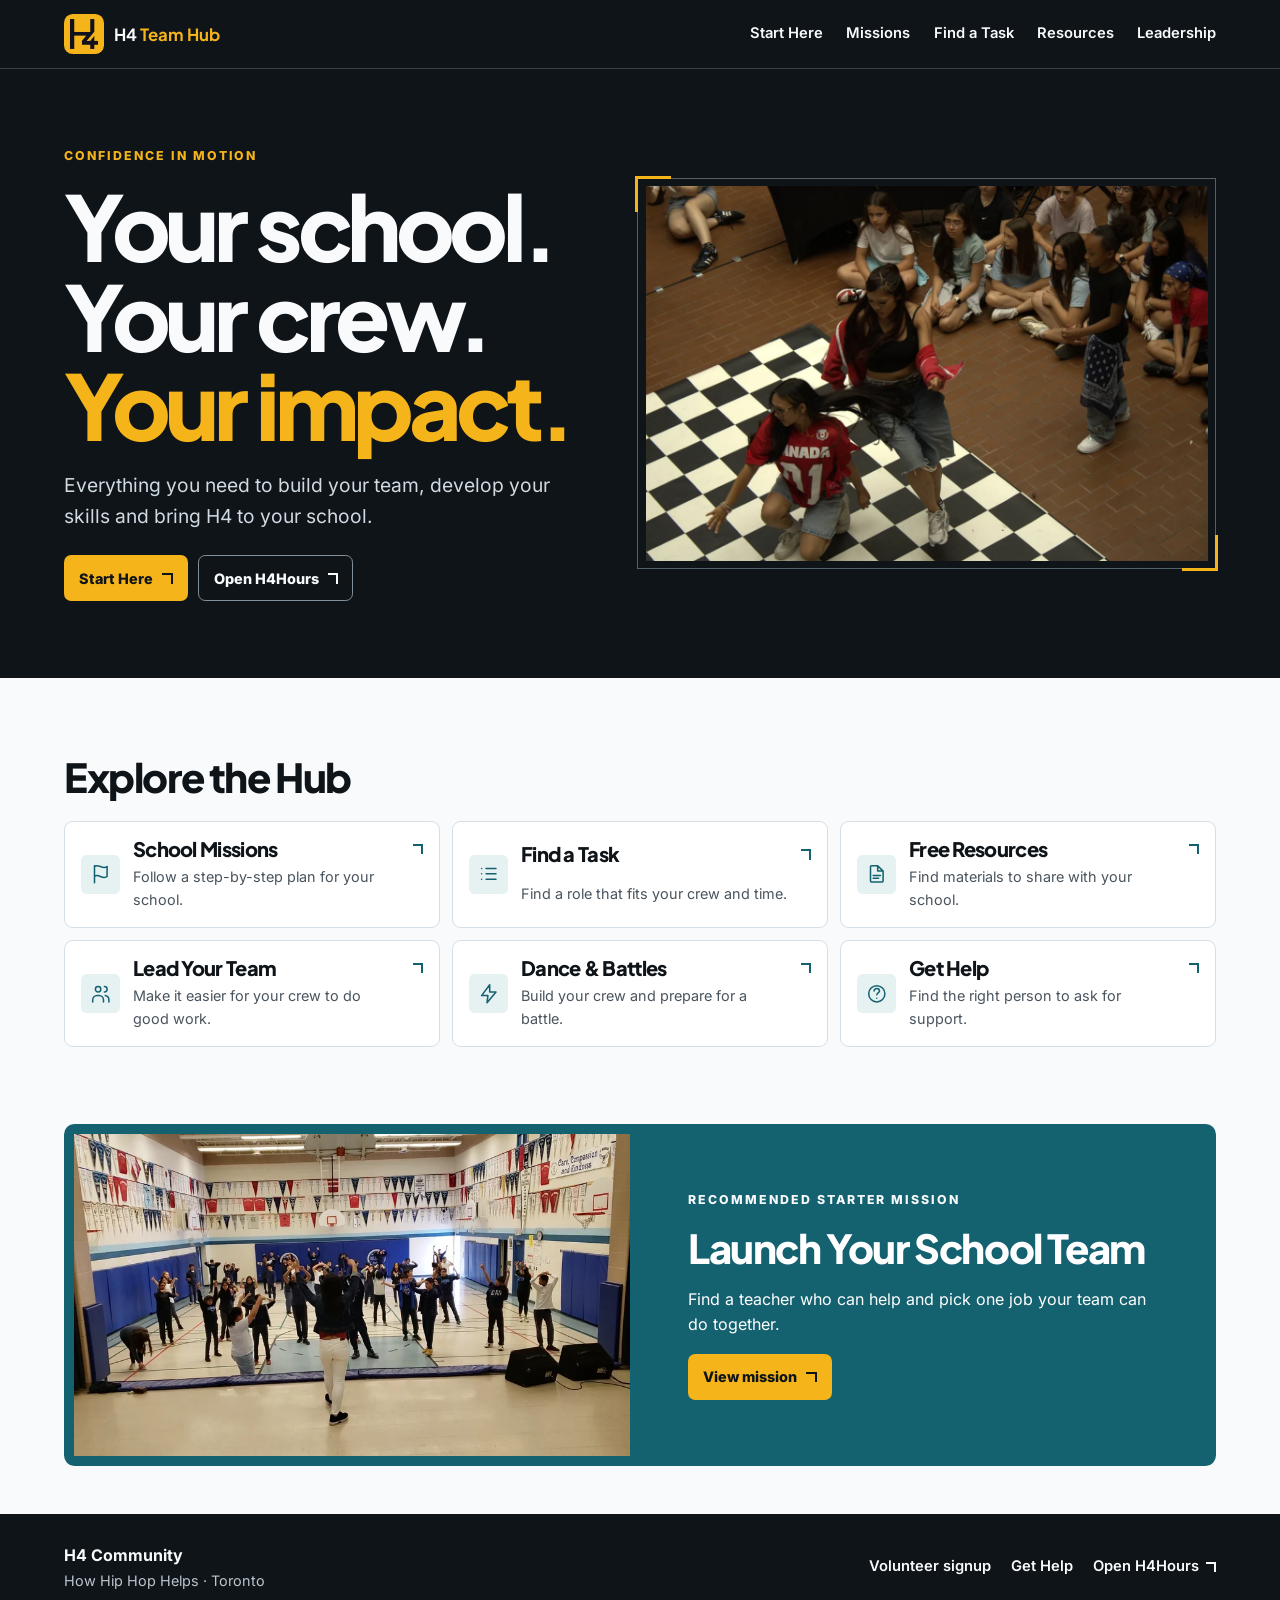
<file: h4team/index.html>
<!doctype html>
<html lang="en">
<head>
  <meta charset="utf-8">
  <meta name="viewport" content="width=device-width, initial-scale=1">
  <meta name="description" content="Everything you need to build your team, develop your skills and bring H4 to your school.">
  <title>Your school. Your crew. Your impact. | H4 Team Hub</title>
  <link rel="icon" href="/favicon.ico">
  <link rel="stylesheet" href="/h4team/assets/hub.css">
  <script type="module" src="/h4team/assets/hub.js"></script>
</head>
<body data-page="home">
  <a class="skip" href="#main">Skip to content</a>
  <header class="site-header">
    <div class="wrap header-inner">
      <a class="brand" href="/h4team/" aria-label="H4 Team Hub home">
        <img src="/h4team/assets/logo.webp" alt="" width="40" height="40">
        <span>H4 <strong>Team Hub</strong></span>
      </a>
      <nav class="desktop-nav" aria-label="Main navigation"><a href="/h4team/start/">Start Here</a>
<a href="/h4team/missions/">Missions</a>
<a href="/h4team/tasks/">Find a Task</a>
<a href="/h4team/resources/">Resources</a>
<a href="/h4team/lead/">Leadership</a></nav>
      <details class="mobile-nav">
        <summary>Menu <span class="icon-menu" aria-hidden="true"></span></summary>
        <nav aria-label="Mobile navigation"><a href="/h4team/start/">Start Here</a>
<a href="/h4team/missions/">Missions</a>
<a href="/h4team/tasks/">Find a Task</a>
<a href="/h4team/resources/">Resources</a>
<a href="/h4team/lead/">Leadership</a></nav>
      </details>
    </div>
  </header>
  <main id="main">

    <section class="home-hero">
      <div class="wrap hero-grid">
        <div class="hero-copy">
          <p class="eyebrow">Confidence in motion</p>
          <h1>Your school.<br>Your crew.<br><em>Your impact.</em></h1>
          <p>Everything you need to build your team, develop your skills and bring H4 to your school.</p>
          <div class="actions"><a class="button" href="start/">Start Here <span class="icon-arrow" aria-hidden="true"></span></a> <a class="button button-outline" href="https://h4hours.org/">Open H4Hours <span class="icon-arrow" aria-hidden="true"></span></a></div>
        </div>
        <figure class="hero-photo">
          <img src="assets/3-peat-hero.webp" alt="Two dancers performing on a checkerboard floor as students watch" width="1200" height="800" fetchpriority="high">
        </figure>
      </div>
    </section>


    <section class="section wrap" aria-labelledby="explore">
      <h2 id="explore">Explore the Hub</h2>
      <div class="destinations"><a class="destination" href="missions/"><span class="tile-icon"><svg viewBox="0 0 24 24" fill="none" stroke="currentColor" stroke-width="1.7" stroke-linecap="round" stroke-linejoin="round" aria-hidden="true"><path d="M5 22V3m0 1c4-4 9 4 14 0v11c-5 4-10-4-14 0"/></svg></span><h3>School Missions</h3><p>Follow a step-by-step plan for your school.</p><span class="icon-arrow" aria-hidden="true"></span></a>
<a class="destination" href="tasks/"><span class="tile-icon"><svg viewBox="0 0 24 24" fill="none" stroke="currentColor" stroke-width="1.7" stroke-linecap="round" stroke-linejoin="round" aria-hidden="true"><path d="M9 6h11M9 12h11M9 18h11M4 6h.01M4 12h.01M4 18h.01"/></svg></span><h3>Find a Task</h3><p>Find a role that fits your crew and time.</p><span class="icon-arrow" aria-hidden="true"></span></a>
<a class="destination" href="resources/"><span class="tile-icon"><svg viewBox="0 0 24 24" fill="none" stroke="currentColor" stroke-width="1.7" stroke-linecap="round" stroke-linejoin="round" aria-hidden="true"><path d="M13 3H6a1 1 0 0 0-1 1v16a1 1 0 0 0 1 1h12a1 1 0 0 0 1-1V9Zm0 0v6h6M8 14h8M8 17h6"/></svg></span><h3>Free Resources</h3><p>Find materials to share with your school.</p><span class="icon-arrow" aria-hidden="true"></span></a>
<a class="destination" href="lead/"><span class="tile-icon"><svg viewBox="0 0 24 24" fill="none" stroke="currentColor" stroke-width="1.7" stroke-linecap="round" stroke-linejoin="round" aria-hidden="true"><circle cx="9" cy="7" r="3"/><path d="M3 21v-2a5 5 0 0 1 5-5h2a5 5 0 0 1 5 5v2M16 4a3 3 0 0 1 0 6m1 4a5 5 0 0 1 4 5v2"/></svg></span><h3>Lead Your Team</h3><p>Make it easier for your crew to do good work.</p><span class="icon-arrow" aria-hidden="true"></span></a>
<a class="destination" href="guides/#build-a-school-dance-crew"><span class="tile-icon"><svg viewBox="0 0 24 24" fill="none" stroke="currentColor" stroke-width="1.7" stroke-linecap="round" stroke-linejoin="round" aria-hidden="true"><path d="m13 2-9 12h7l-1 8 10-12h-7z"/></svg></span><h3>Dance &amp; Battles</h3><p>Build your crew and prepare for a battle.</p><span class="icon-arrow" aria-hidden="true"></span></a>
<a class="destination" href="help/"><span class="tile-icon"><svg viewBox="0 0 24 24" fill="none" stroke="currentColor" stroke-width="1.7" stroke-linecap="round" stroke-linejoin="round" aria-hidden="true"><circle cx="12" cy="12" r="9"/><path d="M9 9a3 3 0 0 1 6 0c0 2-3 2-3 4m0 4h.01"/></svg></span><h3>Get Help</h3><p>Find the right person to ask for support.</p><span class="icon-arrow" aria-hidden="true"></span></a></div>
    </section>
    <section class="wrap section starter">
      <div class="starter-photo"><img src="assets/workshop.webp" alt="H4 workshop participants practising together" width="900" height="521" loading="lazy"></div>
      <div class="starter-copy">
        <p class="eyebrow">Recommended starter mission</p>
        <h2>Launch Your School Team</h2>
        <p>Find a teacher who can help and pick one job your team can do together.</p>
        <a class="button" href="missions/#launch-your-school-team">View mission <span class="icon-arrow" aria-hidden="true"></span></a>
      </div>
    </section>

  </main>
  <footer class="site-footer">
    <div class="wrap footer-inner">
      <div><strong>H4 Community</strong><p>How Hip Hop Helps · Toronto</p></div>
      <nav aria-label="Footer navigation">
        <a href="/">Volunteer signup</a>
        <a href="/h4team/help/">Get Help</a>
        <a href="https://h4hours.org/">Open H4Hours <span class="icon-arrow" aria-hidden="true"></span></a>
      </nav>
    </div>
  </footer>
</body>
</html>
</file>
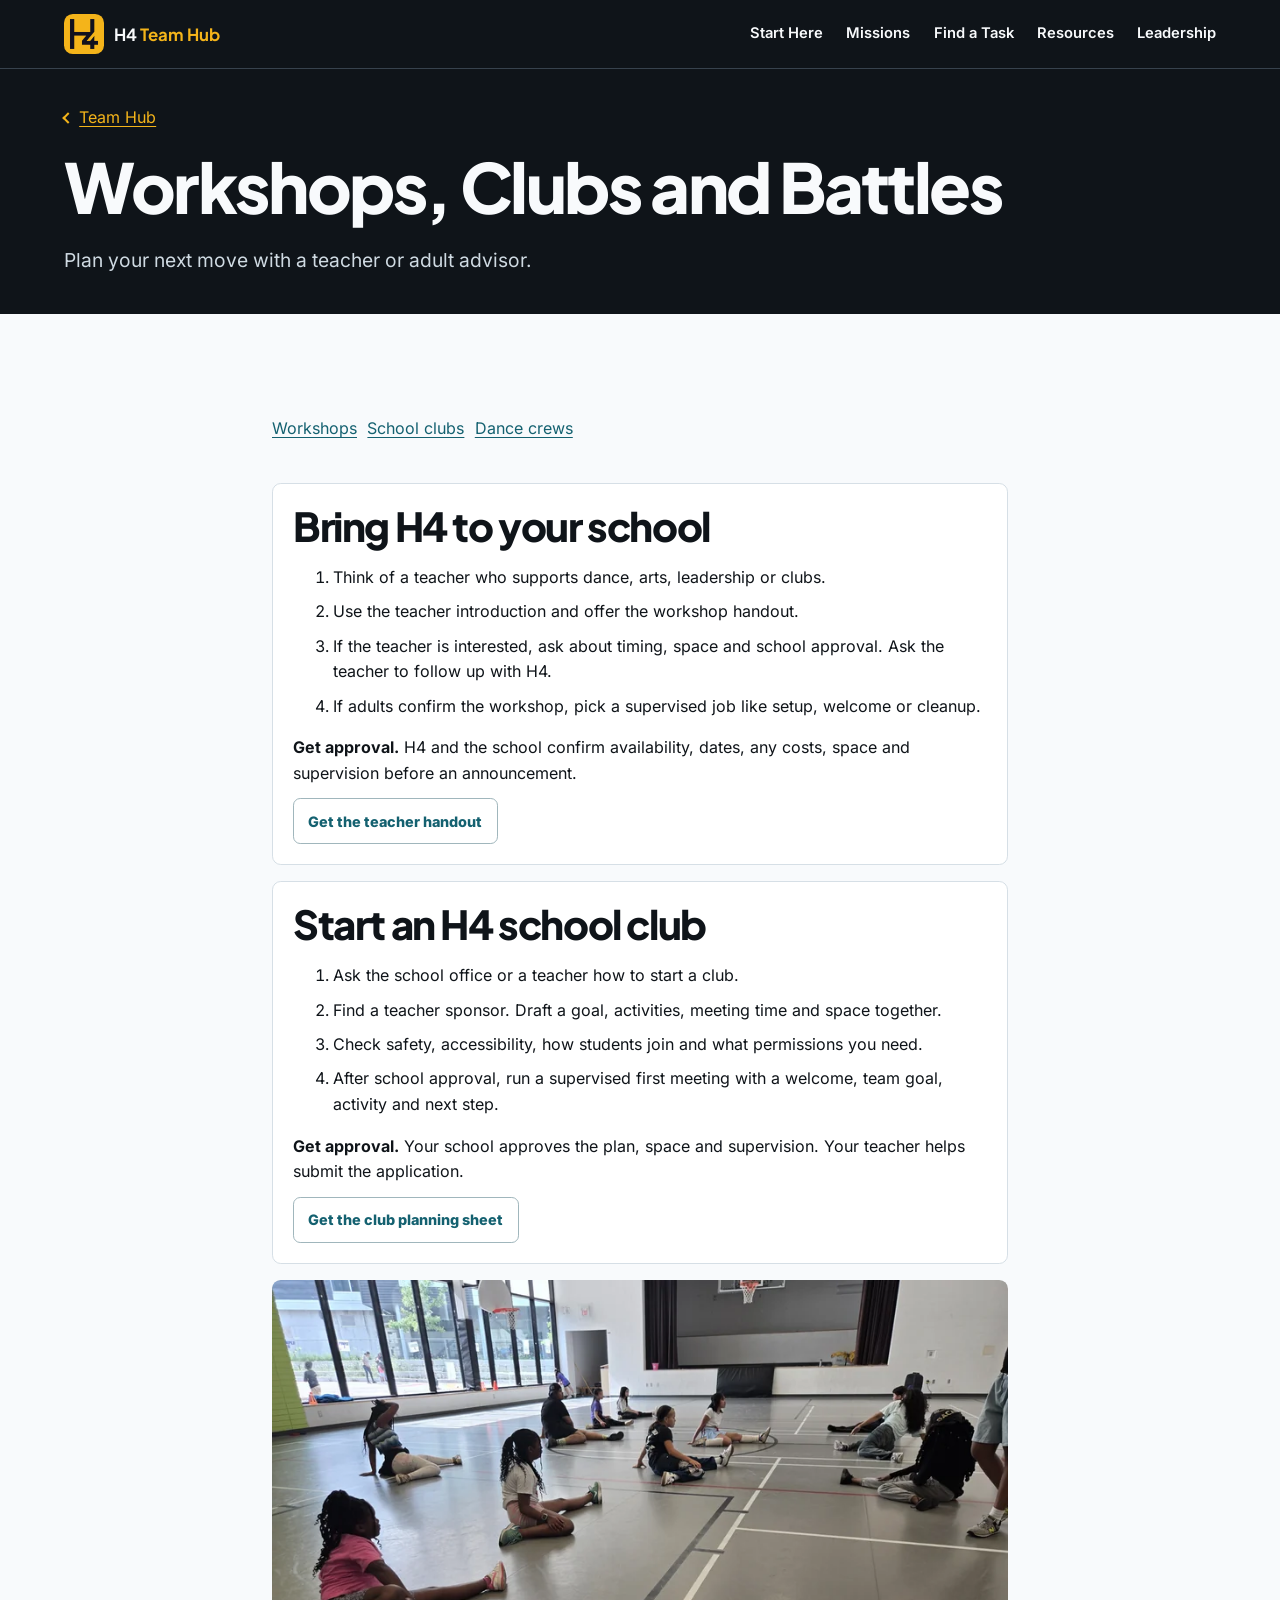
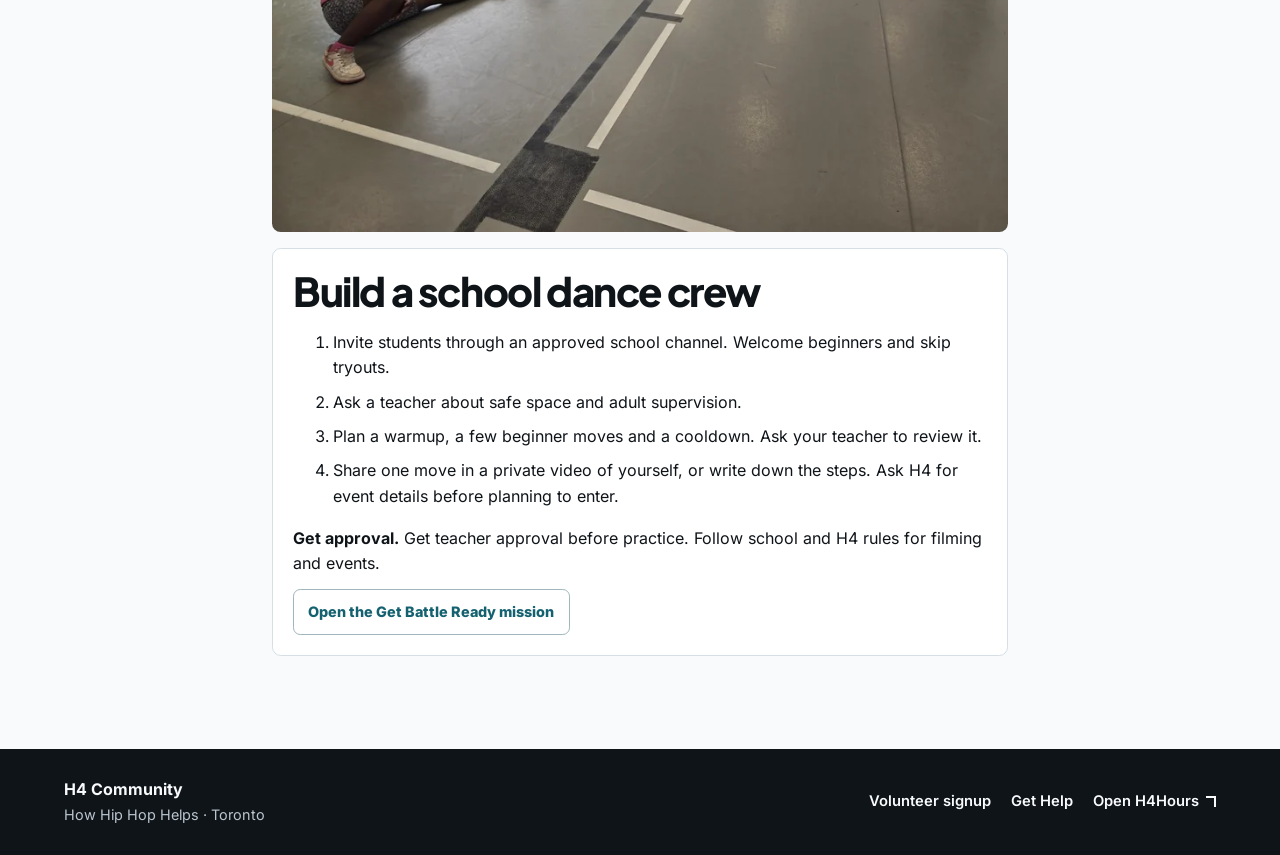
<file: h4team/guides/index.html>
<!doctype html>
<html lang="en">
<head>
  <meta charset="utf-8">
  <meta name="viewport" content="width=device-width, initial-scale=1">
  <meta name="description" content="Plan your next move with a teacher or adult advisor.">
  <title>Workshops, Clubs and Battles | H4 Team Hub</title>
  <link rel="icon" href="/favicon.ico">
  <link rel="stylesheet" href="/h4team/assets/hub.css">
  <script type="module" src="/h4team/assets/hub.js"></script>
</head>
<body data-page="guides">
  <a class="skip" href="#main">Skip to content</a>
  <header class="site-header">
    <div class="wrap header-inner">
      <a class="brand" href="/h4team/" aria-label="H4 Team Hub home">
        <img src="/h4team/assets/logo.webp" alt="" width="40" height="40">
        <span>H4 <strong>Team Hub</strong></span>
      </a>
      <nav class="desktop-nav" aria-label="Main navigation"><a href="/h4team/start/">Start Here</a>
<a href="/h4team/missions/">Missions</a>
<a href="/h4team/tasks/">Find a Task</a>
<a href="/h4team/resources/">Resources</a>
<a href="/h4team/lead/">Leadership</a></nav>
      <details class="mobile-nav">
        <summary>Menu <span class="icon-menu" aria-hidden="true"></span></summary>
        <nav aria-label="Mobile navigation"><a href="/h4team/start/">Start Here</a>
<a href="/h4team/missions/">Missions</a>
<a href="/h4team/tasks/">Find a Task</a>
<a href="/h4team/resources/">Resources</a>
<a href="/h4team/lead/">Leadership</a></nav>
      </details>
    </div>
  </header>
  <main id="main">
    <section class="page-head"><div class="wrap"><a class="return" href="/h4team/">Team Hub</a><h1>Workshops, Clubs and Battles</h1><p>Plan your next move with a teacher or adult advisor.</p></div></section>

    <div class="wrap section narrow stack">
      <nav class="route-links" aria-label="Jump to a guide">
        <a href="#bring-an-h4-workshop">Workshops</a>
        <a href="#start-an-h4-school-club">School clubs</a>
        <a href="#build-a-school-dance-crew">Dance crews</a>
      </nav>
      <article class="guide panel" id="bring-an-h4-workshop"><h2>Bring H4 to your school</h2><ol><li>Think of a teacher who supports dance, arts, leadership or clubs.</li><li>Use the teacher introduction and offer the workshop handout.</li><li>If the teacher is interested, ask about timing, space and school approval. Ask the teacher to follow up with H4.</li><li>If adults confirm the workshop, pick a supervised job like setup, welcome or cleanup.</li></ol><p><strong>Get approval.</strong> H4 and the school confirm availability, dates, any costs, space and supervision before an announcement.</p><a class="button button-quiet" href="../resources/#teacher-workshop">Get the teacher handout</a></article>
      <article class="guide panel" id="start-an-h4-school-club"><h2>Start an H4 school club</h2><ol><li>Ask the school office or a teacher how to start a club.</li><li>Find a teacher sponsor. Draft a goal, activities, meeting time and space together.</li><li>Check safety, accessibility, how students join and what permissions you need.</li><li>After school approval, run a supervised first meeting with a welcome, team goal, activity and next step.</li></ol><p><strong>Get approval.</strong> Your school approves the plan, space and supervision. Your teacher helps submit the application.</p><a class="button button-quiet" href="../resources/#club-plan">Get the club planning sheet</a></article>
      <figure class="guide-photo"><img src="../assets/footwork.webp" alt="H4 participants practising in a dance studio" width="840" height="630" loading="lazy"></figure>
      <article class="guide panel" id="build-a-school-dance-crew"><h2>Build a school dance crew</h2><ol><li>Invite students through an approved school channel. Welcome beginners and skip tryouts.</li><li>Ask a teacher about safe space and adult supervision.</li><li>Plan a warmup, a few beginner moves and a cooldown. Ask your teacher to review it.</li><li>Share one move in a private video of yourself, or write down the steps. Ask H4 for event details before planning to enter.</li></ol><p><strong>Get approval.</strong> Get teacher approval before practice. Follow school and H4 rules for filming and events.</p><a class="button button-quiet" href="../missions/#get-battle-ready">Open the Get Battle Ready mission</a></article>
    </div>
  </main>
  <footer class="site-footer">
    <div class="wrap footer-inner">
      <div><strong>H4 Community</strong><p>How Hip Hop Helps · Toronto</p></div>
      <nav aria-label="Footer navigation">
        <a href="/">Volunteer signup</a>
        <a href="/h4team/help/">Get Help</a>
        <a href="https://h4hours.org/">Open H4Hours <span class="icon-arrow" aria-hidden="true"></span></a>
      </nav>
    </div>
  </footer>
</body>
</html>
</file>
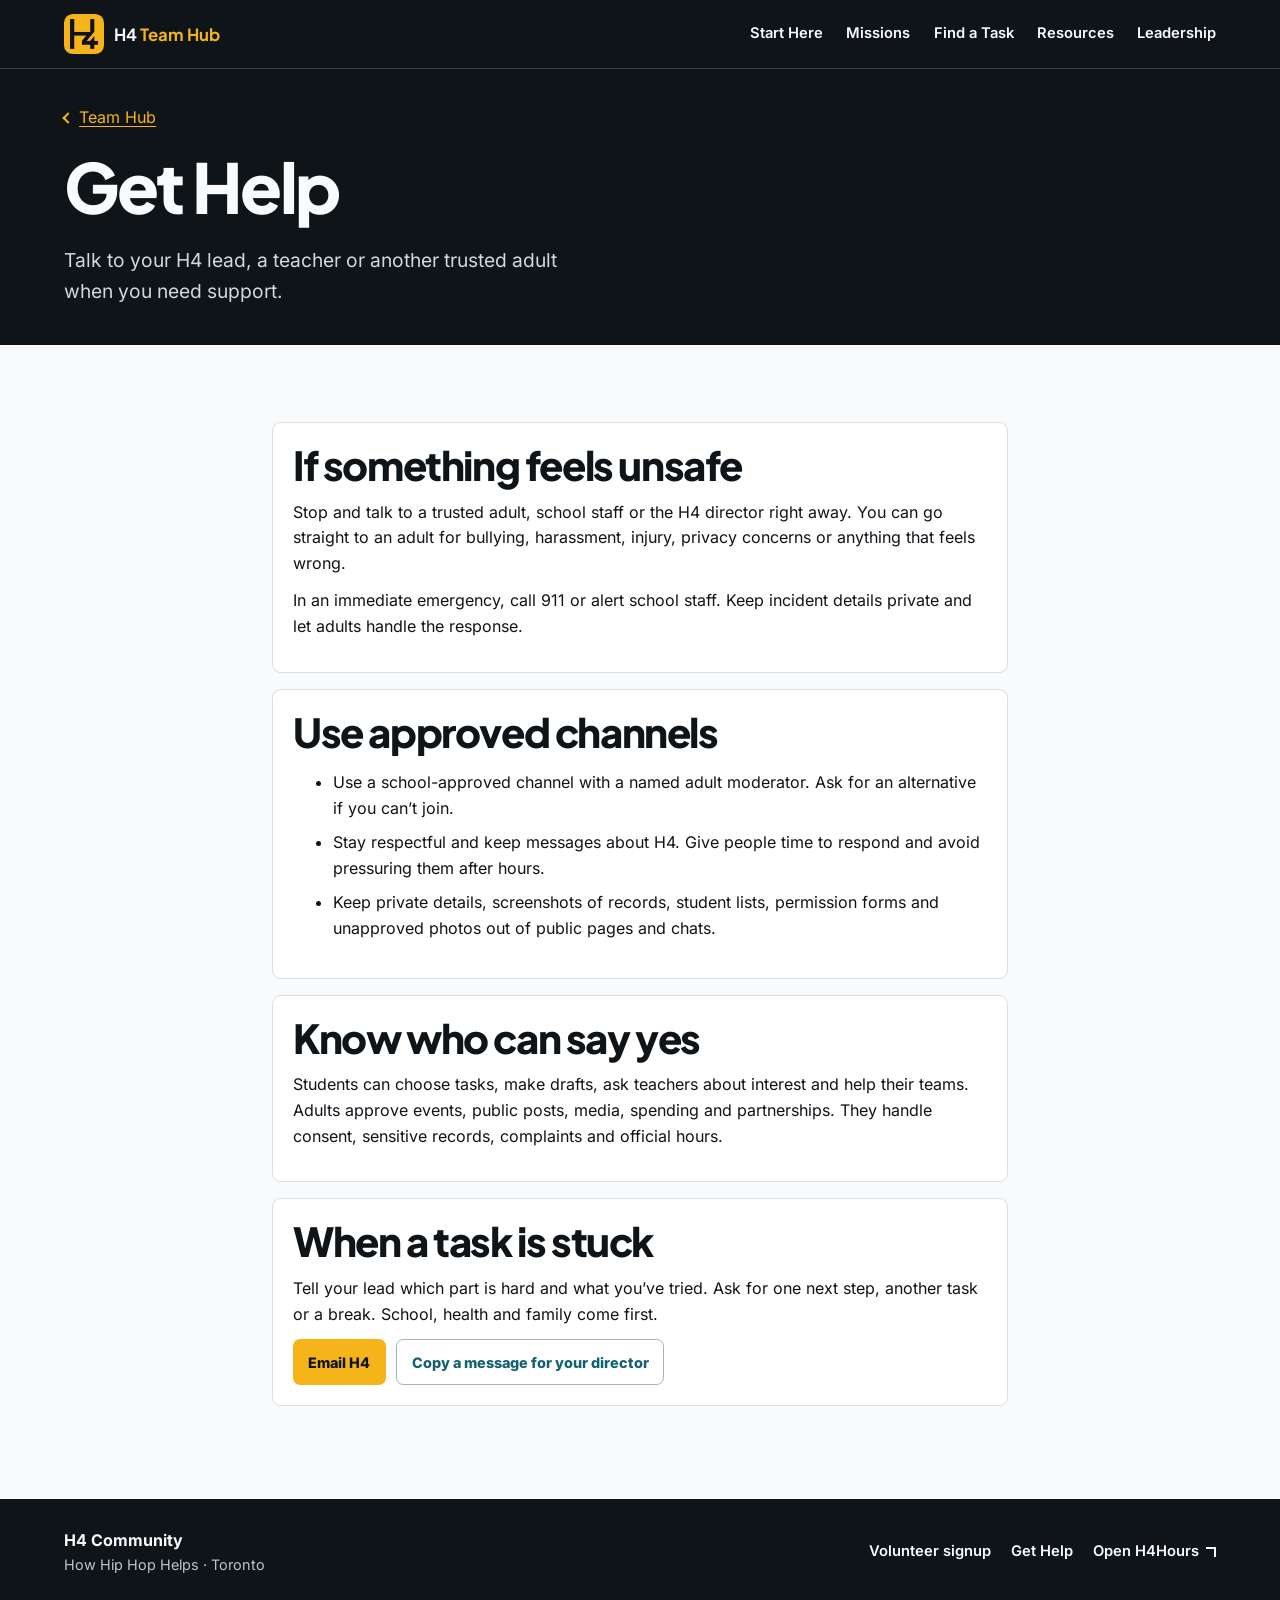
<file: h4team/help/index.html>
<!doctype html>
<html lang="en">
<head>
  <meta charset="utf-8">
  <meta name="viewport" content="width=device-width, initial-scale=1">
  <meta name="description" content="Talk to your H4 lead, a teacher or another trusted adult when you need support.">
  <title>Get Help | H4 Team Hub</title>
  <link rel="icon" href="/favicon.ico">
  <link rel="stylesheet" href="/h4team/assets/hub.css">
  <script type="module" src="/h4team/assets/hub.js"></script>
</head>
<body data-page="help">
  <a class="skip" href="#main">Skip to content</a>
  <header class="site-header">
    <div class="wrap header-inner">
      <a class="brand" href="/h4team/" aria-label="H4 Team Hub home">
        <img src="/h4team/assets/logo.webp" alt="" width="40" height="40">
        <span>H4 <strong>Team Hub</strong></span>
      </a>
      <nav class="desktop-nav" aria-label="Main navigation"><a href="/h4team/start/">Start Here</a>
<a href="/h4team/missions/">Missions</a>
<a href="/h4team/tasks/">Find a Task</a>
<a href="/h4team/resources/">Resources</a>
<a href="/h4team/lead/">Leadership</a></nav>
      <details class="mobile-nav">
        <summary>Menu <span class="icon-menu" aria-hidden="true"></span></summary>
        <nav aria-label="Mobile navigation"><a href="/h4team/start/">Start Here</a>
<a href="/h4team/missions/">Missions</a>
<a href="/h4team/tasks/">Find a Task</a>
<a href="/h4team/resources/">Resources</a>
<a href="/h4team/lead/">Leadership</a></nav>
      </details>
    </div>
  </header>
  <main id="main">
    <section class="page-head"><div class="wrap"><a class="return" href="/h4team/">Team Hub</a><h1>Get Help</h1><p>Talk to your H4 lead, a teacher or another trusted adult when you need support.</p></div></section>

    <div class="wrap section narrow stack">
      <section class="guide panel" id="safety">
        <h2>If something feels unsafe</h2>
        <p>Stop and talk to a trusted adult, school staff or the H4 director right away. You can go straight to an adult for bullying, harassment, injury, privacy concerns or anything that feels wrong.</p>
        <p>In an immediate emergency, call 911 or alert school staff. Keep incident details private and let adults handle the response.</p>
      </section>
      <section class="guide panel" id="approved-channels">
        <h2>Use approved channels</h2>
        <ul>
          <li>Use a school-approved channel with a named adult moderator. Ask for an alternative if you can’t join.</li>
          <li>Stay respectful and keep messages about H4. Give people time to respond and avoid pressuring them after hours.</li>
          <li>Keep private details, screenshots of records, student lists, permission forms and unapproved photos out of public pages and chats.</li>
        </ul>
      </section>
      <section class="guide panel">
        <h2>Know who can say yes</h2>
        <p>Students can choose tasks, make drafts, ask teachers about interest and help their teams. Adults approve events, public posts, media, spending and partnerships. They handle consent, sensitive records, complaints and official hours.</p>
      </section>
      <section class="guide panel">
        <h2>When a task is stuck</h2>
        <p>Tell your lead which part is hard and what you’ve tried. Ask for one next step, another task or a break. School, health and family come first.</p>
        <div class="actions"><a class="button" href="mailto:info@howhiphophelps.org">Email H4</a><a class="button button-quiet" href="../resources/#ask-director">Copy a message for your director</a></div>
      </section>
    </div>
  </main>
  <footer class="site-footer">
    <div class="wrap footer-inner">
      <div><strong>H4 Community</strong><p>How Hip Hop Helps · Toronto</p></div>
      <nav aria-label="Footer navigation">
        <a href="/">Volunteer signup</a>
        <a href="/h4team/help/">Get Help</a>
        <a href="https://h4hours.org/">Open H4Hours <span class="icon-arrow" aria-hidden="true"></span></a>
      </nav>
    </div>
  </footer>
</body>
</html>
</file>
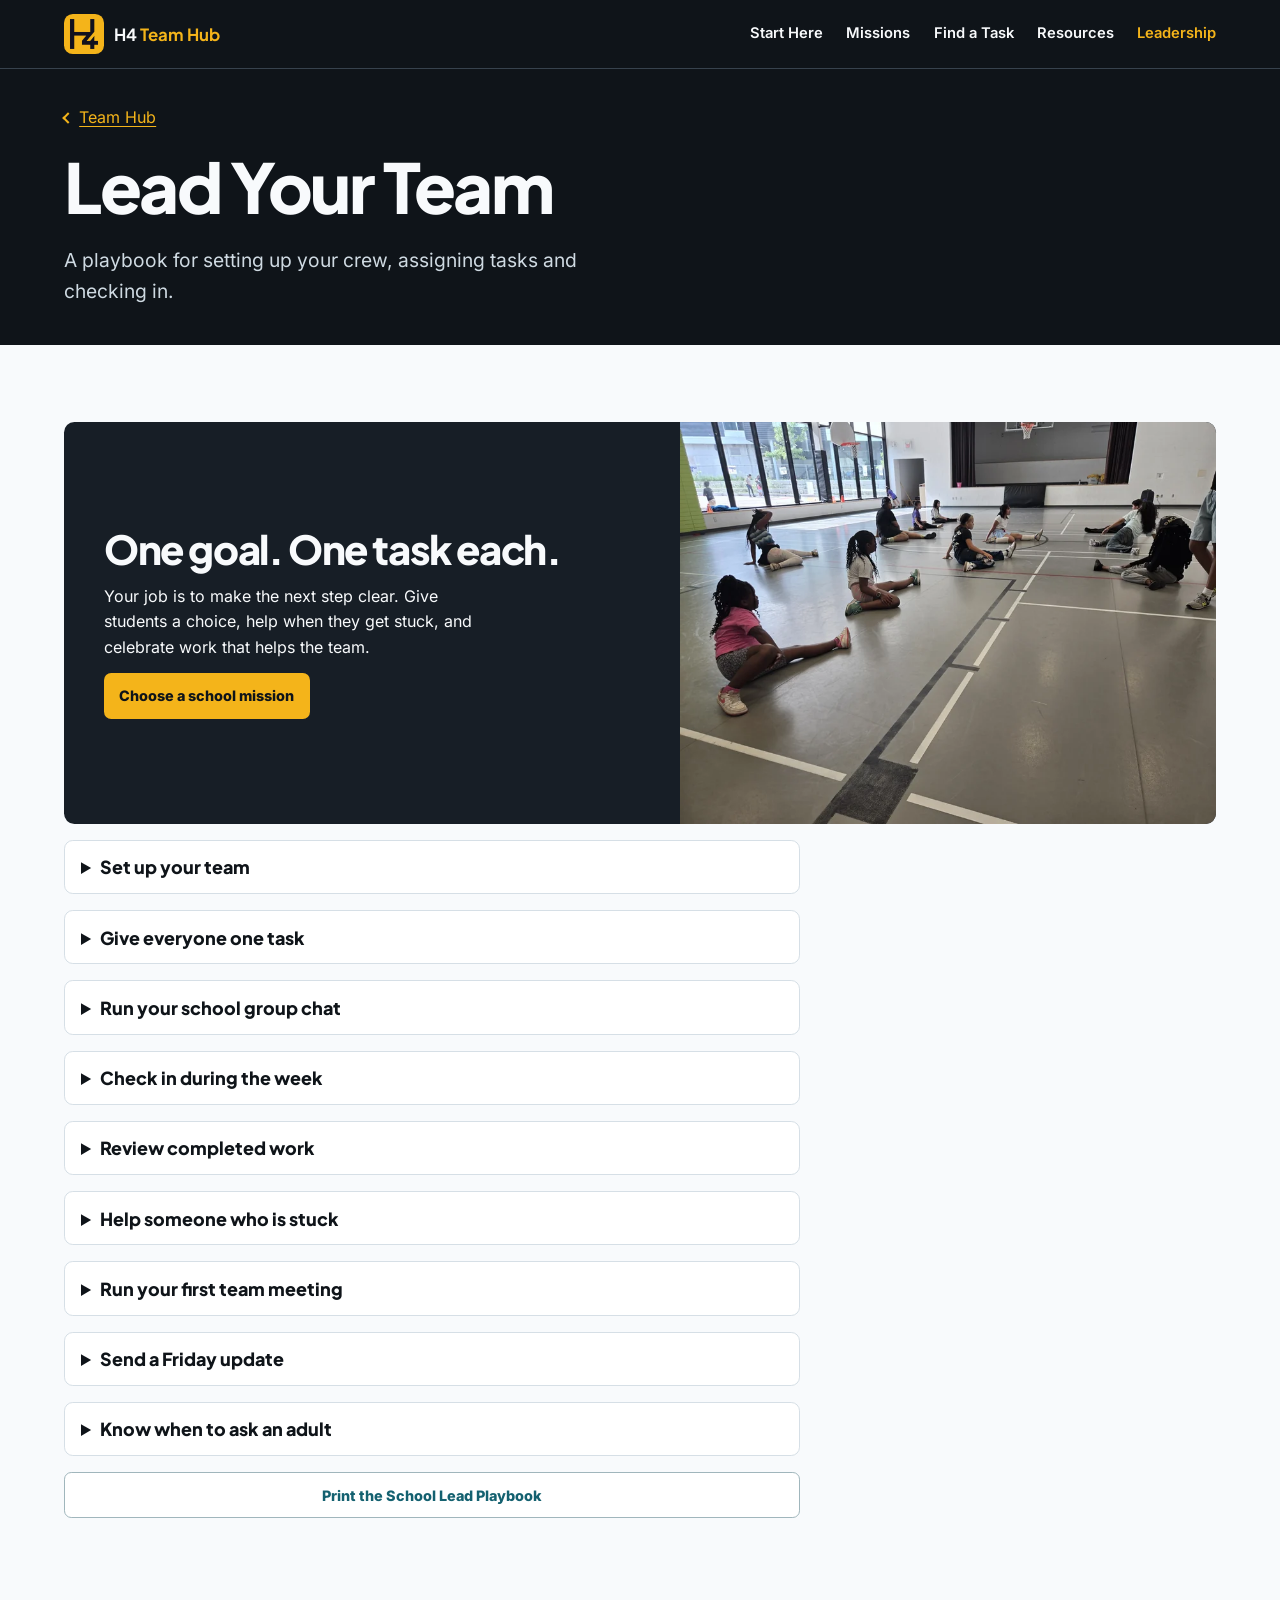
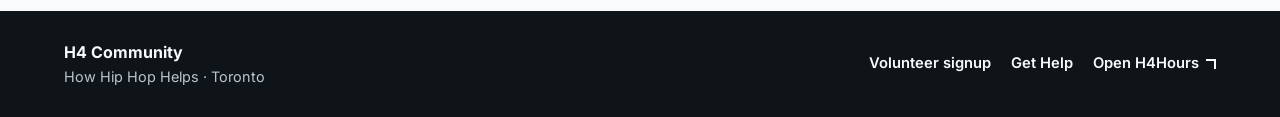
<file: h4team/lead/index.html>
<!doctype html>
<html lang="en">
<head>
  <meta charset="utf-8">
  <meta name="viewport" content="width=device-width, initial-scale=1">
  <meta name="description" content="A playbook for setting up your crew, assigning tasks and checking in.">
  <title>Lead Your Team | H4 Team Hub</title>
  <link rel="icon" href="/favicon.ico">
  <link rel="stylesheet" href="/h4team/assets/hub.css">
  <script type="module" src="/h4team/assets/hub.js"></script>
</head>
<body data-page="lead">
  <a class="skip" href="#main">Skip to content</a>
  <header class="site-header">
    <div class="wrap header-inner">
      <a class="brand" href="/h4team/" aria-label="H4 Team Hub home">
        <img src="/h4team/assets/logo.webp" alt="" width="40" height="40">
        <span>H4 <strong>Team Hub</strong></span>
      </a>
      <nav class="desktop-nav" aria-label="Main navigation"><a href="/h4team/start/">Start Here</a>
<a href="/h4team/missions/">Missions</a>
<a href="/h4team/tasks/">Find a Task</a>
<a href="/h4team/resources/">Resources</a>
<a href="/h4team/lead/" aria-current="page">Leadership</a></nav>
      <details class="mobile-nav">
        <summary>Menu <span class="icon-menu" aria-hidden="true"></span></summary>
        <nav aria-label="Mobile navigation"><a href="/h4team/start/">Start Here</a>
<a href="/h4team/missions/">Missions</a>
<a href="/h4team/tasks/">Find a Task</a>
<a href="/h4team/resources/">Resources</a>
<a href="/h4team/lead/" aria-current="page">Leadership</a></nav>
      </details>
    </div>
  </header>
  <main id="main">
    <section class="page-head"><div class="wrap"><a class="return" href="/h4team/">Team Hub</a><h1>Lead Your Team</h1><p>A playbook for setting up your crew, assigning tasks and checking in.</p></div></section>

    <div class="wrap section stack">
      <section class="feature-panel"><div><h2>One goal. One task each.</h2><p>Your job is to make the next step clear. Give students a choice, help when they get stuck, and celebrate work that helps the team.</p><a class="button" href="../missions/">Choose a school mission</a></div><img src="../assets/footwork.webp" alt="H4 participants practising in a dance studio" width="840" height="630" loading="lazy"></section>
      <div class="stack narrow"><details class="panel" id="set-up"><summary>Set up your team</summary><div class="panel-body"><p>Confirm your school and teacher contact with the director. Set up an approved chat with a named adult moderator. Ask each volunteer to pick a crew, then choose Mission 01 or 02 with the director.</p><blockquote class="copy-lines">Hey! Welcome to H4 at [school]. We’re working together to bring dance, media and leadership opportunities to our school. Pick Dance, Media or Ops. I’ll help you choose one small task this week. If you get stuck, just ask!</blockquote><button type="button" class="button button-quiet" data-copy="Hey! Welcome to H4 at [school]. We’re working together to bring dance, media and leadership opportunities to our school. Pick Dance, Media or Ops. I’ll help you choose one small task this week. If you get stuck, just ask!">Copy text</button></div></details>
        <details class="panel" id="assign-one-task"><summary>Give everyone one task</summary><div class="panel-body"><p>Use your approved lead account in H4Hours. Open the volunteer’s card in the Lead Dashboard. Paste one task, set the due date, save, and check that it appears. Share the task card through the approved channel.</p><blockquote class="copy-lines">Hey team! Our goal this week is [goal]. [Name], your task is [task]. Please check H4Hours and let me know by Tuesday if it works for you. Aim to finish by Friday. If you need help or a different task, tell me.</blockquote><button type="button" class="button button-quiet" data-copy="Hey team! Our goal this week is [goal]. [Name], your task is [task]. Please check H4Hours and let me know by Tuesday if it works for you. Aim to finish by Friday. If you need help or a different task, tell me.">Copy text</button><a class="button button-quiet" href="../tasks/">Find a task to assign</a></div></details>
        <details class="panel" id="run-the-chat"><summary>Run your school group chat</summary><div class="panel-body"><p>Keep it about team work. Offer an alternative to students who can’t join the chat. Use approved channels, keep personal details out, and give everyone space after hours.</p><p><a href="../help/#approved-channels">Read the chat rules</a>.</p></div></details>
        <details class="panel" id="weekly-routine"><summary>Check in during the week</summary><div class="panel-body"><ul><li><strong>Monday:</strong> Choose one goal and assign tasks.</li><li><strong>Tuesday:</strong> Check that everyone understands their job.</li><li><strong>Wednesday–Thursday:</strong> Help anyone who is stuck.</li><li><strong>Friday:</strong> Check proof, thank your team and send an update.</li></ul><blockquote class="copy-lines">Great work this week! We finished [team result]. Thank you for helping. Next week we’re working on [goal]. If you have an idea, let us know!</blockquote><button type="button" class="button button-quiet" data-copy="Great work this week! We finished [team result]. Thank you for helping. Next week we’re working on [goal]. If you have an idea, let us know!">Copy text</button></div></details>
        <details class="panel" id="review-work"><summary>Review completed work</summary><div class="panel-body"><p>Check the proof in H4Hours if your access allows it. Ask for one specific detail if something is unclear. Adults handle official hours approval.</p></div></details>
        <details class="panel" id="help-a-volunteer"><summary>Help someone who is stuck</summary><div class="panel-body"><p>Send one friendly check-in in an approved channel. Offer a smaller task or a break. If the student still doesn’t reply, ask the director for help in private.</p><blockquote class="copy-lines">Hey [name], how is your task going? No worries if you got busy. Do you need help, more time or a different task?</blockquote><button type="button" class="button button-quiet" data-copy="Hey [name], how is your task going? No worries if you got busy. Do you need help, more time or a different task?">Copy text</button></div></details>
        <details class="panel" id="first-meeting"><summary>Run your first team meeting</summary><div class="panel-body"><p>Ask the director or a designated adult to help run the meeting.</p><ol><li><strong>0–5 min:</strong> Meet the team.</li><li><strong>5–10 min:</strong> Explain the three crews and let people choose.</li><li><strong>10–15 min:</strong> Pick a mission and explain the goal.</li><li><strong>15–25 min:</strong> Assign one task each and set due dates.</li><li><strong>25–30 min:</strong> Explain how to send proof and reach an adult.</li></ol></div></details>
        <details class="panel" id="friday-update"><summary>Send a Friday update</summary><div class="panel-body"><p>Share a short update through your approved channel. Keep personal information and student records out.</p><blockquote class="copy-lines">School: ___
Mission: ___
Tasks assigned: ___ | Done: ___ | Stuck: ___
One win: ___
One thing we need help with: ___
Next week’s goal: ___</blockquote><button type="button" class="button button-quiet" data-copy="School: ___&#10;Mission: ___&#10;Tasks assigned: ___ | Done: ___ | Stuck: ___&#10;One win: ___&#10;One thing we need help with: ___&#10;Next week’s goal: ___">Copy text</button></div></details>
        <details class="panel" id="ask-an-adult"><summary>Know when to ask an adult</summary><div class="panel-body"><p>Adults handle approvals, money, permission forms, complaints and official hours. If H4Hours fails, tell the director what screen and error you saw. Ask the director what to do next. Record the task when H4Hours works again.</p><blockquote class="copy-lines">Hi, our school is [school]. We are working on [mission]. We are stuck because [reason]. Can you help us with [specific question]?</blockquote><button type="button" class="button button-quiet" data-copy="Hi, our school is [school]. We are working on [mission]. We are stuck because [reason]. Can you help us with [specific question]?">Copy text</button></div></details>
        <a class="button button-quiet" href="../resources/#lead-playbook">Print the School Lead Playbook</a>
      </div>
    </div>
  </main>
  <footer class="site-footer">
    <div class="wrap footer-inner">
      <div><strong>H4 Community</strong><p>How Hip Hop Helps · Toronto</p></div>
      <nav aria-label="Footer navigation">
        <a href="/">Volunteer signup</a>
        <a href="/h4team/help/">Get Help</a>
        <a href="https://h4hours.org/">Open H4Hours <span class="icon-arrow" aria-hidden="true"></span></a>
      </nav>
    </div>
  </footer>
</body>
</html>
</file>
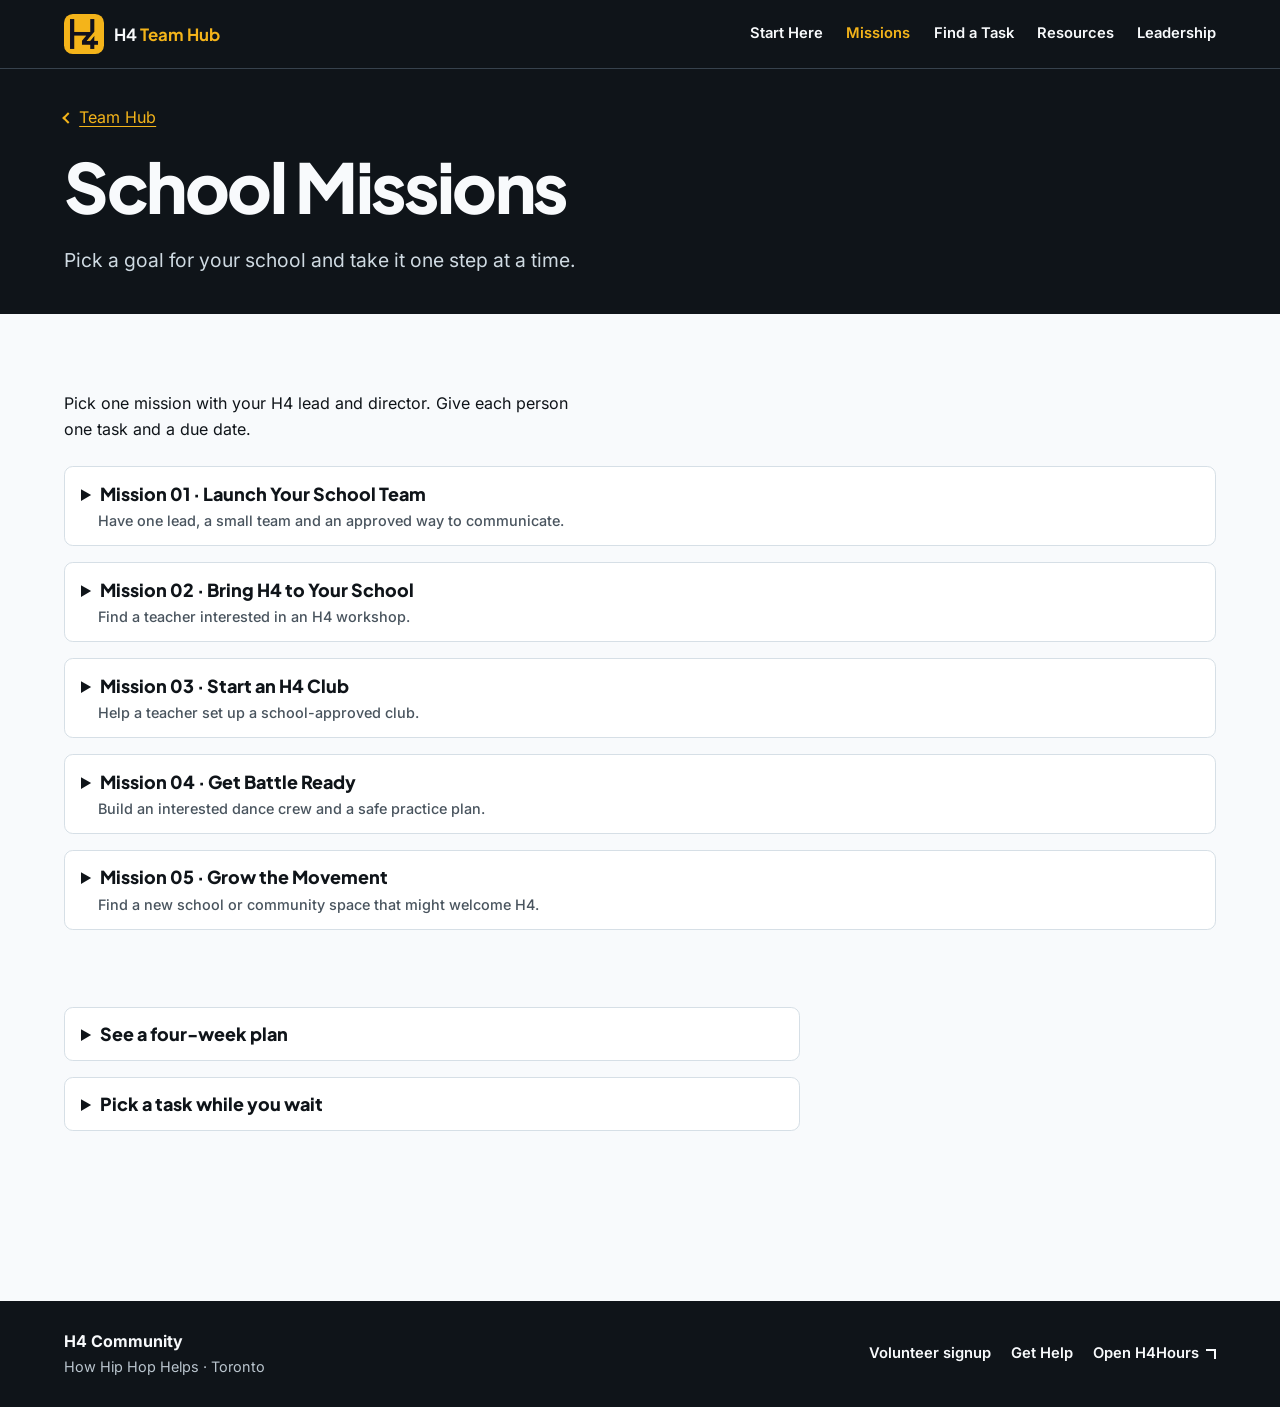
<file: h4team/missions/index.html>
<!doctype html>
<html lang="en">
<head>
  <meta charset="utf-8">
  <meta name="viewport" content="width=device-width, initial-scale=1">
  <meta name="description" content="Pick a goal for your school and take it one step at a time.">
  <title>School Missions | H4 Team Hub</title>
  <link rel="icon" href="/favicon.ico">
  <link rel="stylesheet" href="/h4team/assets/hub.css">
  <script type="module" src="/h4team/assets/hub.js"></script>
</head>
<body data-page="missions">
  <a class="skip" href="#main">Skip to content</a>
  <header class="site-header">
    <div class="wrap header-inner">
      <a class="brand" href="/h4team/" aria-label="H4 Team Hub home">
        <img src="/h4team/assets/logo.webp" alt="" width="40" height="40">
        <span>H4 <strong>Team Hub</strong></span>
      </a>
      <nav class="desktop-nav" aria-label="Main navigation"><a href="/h4team/start/">Start Here</a>
<a href="/h4team/missions/" aria-current="page">Missions</a>
<a href="/h4team/tasks/">Find a Task</a>
<a href="/h4team/resources/">Resources</a>
<a href="/h4team/lead/">Leadership</a></nav>
      <details class="mobile-nav">
        <summary>Menu <span class="icon-menu" aria-hidden="true"></span></summary>
        <nav aria-label="Mobile navigation"><a href="/h4team/start/">Start Here</a>
<a href="/h4team/missions/" aria-current="page">Missions</a>
<a href="/h4team/tasks/">Find a Task</a>
<a href="/h4team/resources/">Resources</a>
<a href="/h4team/lead/">Leadership</a></nav>
      </details>
    </div>
  </header>
  <main id="main">
    <section class="page-head"><div class="wrap"><a class="return" href="/h4team/">Team Hub</a><h1>School Missions</h1><p>Pick a goal for your school and take it one step at a time.</p></div></section>

    <div class="wrap section">
      <p class="section-intro">Pick one mission with your H4 lead and director. Give each person one task and a due date.</p>
      <div id="mission-list" class="mission-list" aria-busy="true"><p>Loading missions…</p></div>
      <div class="section stack narrow">
        <details class="panel" id="four-week-plan"><summary>See a four-week plan</summary><div class="panel-body"><ol><li><strong>Week 1:</strong> Launch the team and learn H4Hours.</li><li><strong>Week 2:</strong> Find a teacher and check school rules.</li><li><strong>Week 3:</strong> Draft a flyer or announcement for approval. Pick a backup task if you’re waiting.</li><li><strong>Week 4:</strong> Share an update, celebrate and choose the next goal.</li></ol><p>School approval can take longer than four weeks. A clear next step counts.</p></div></details>
        <details class="panel" id="backup-tasks"><summary>Pick a task while you wait</summary><div class="panel-body"><p>Draft a <a href="../tasks/#T07">flyer</a> or <a href="../tasks/#T08">announcement</a>, plan a <a href="../tasks/#T14">meeting</a>, <a href="../tasks/#T17">teach a move</a> or draft an <a href="../tasks/#T20">outreach message</a>. Follow each task’s approval rules.</div></details>
      </div>
      <noscript><p>Turn on JavaScript to view the mission cards.</p></noscript>
    </div>

  </main>
  <footer class="site-footer">
    <div class="wrap footer-inner">
      <div><strong>H4 Community</strong><p>How Hip Hop Helps · Toronto</p></div>
      <nav aria-label="Footer navigation">
        <a href="/">Volunteer signup</a>
        <a href="/h4team/help/">Get Help</a>
        <a href="https://h4hours.org/">Open H4Hours <span class="icon-arrow" aria-hidden="true"></span></a>
      </nav>
    </div>
  </footer>
</body>
</html>
</file>
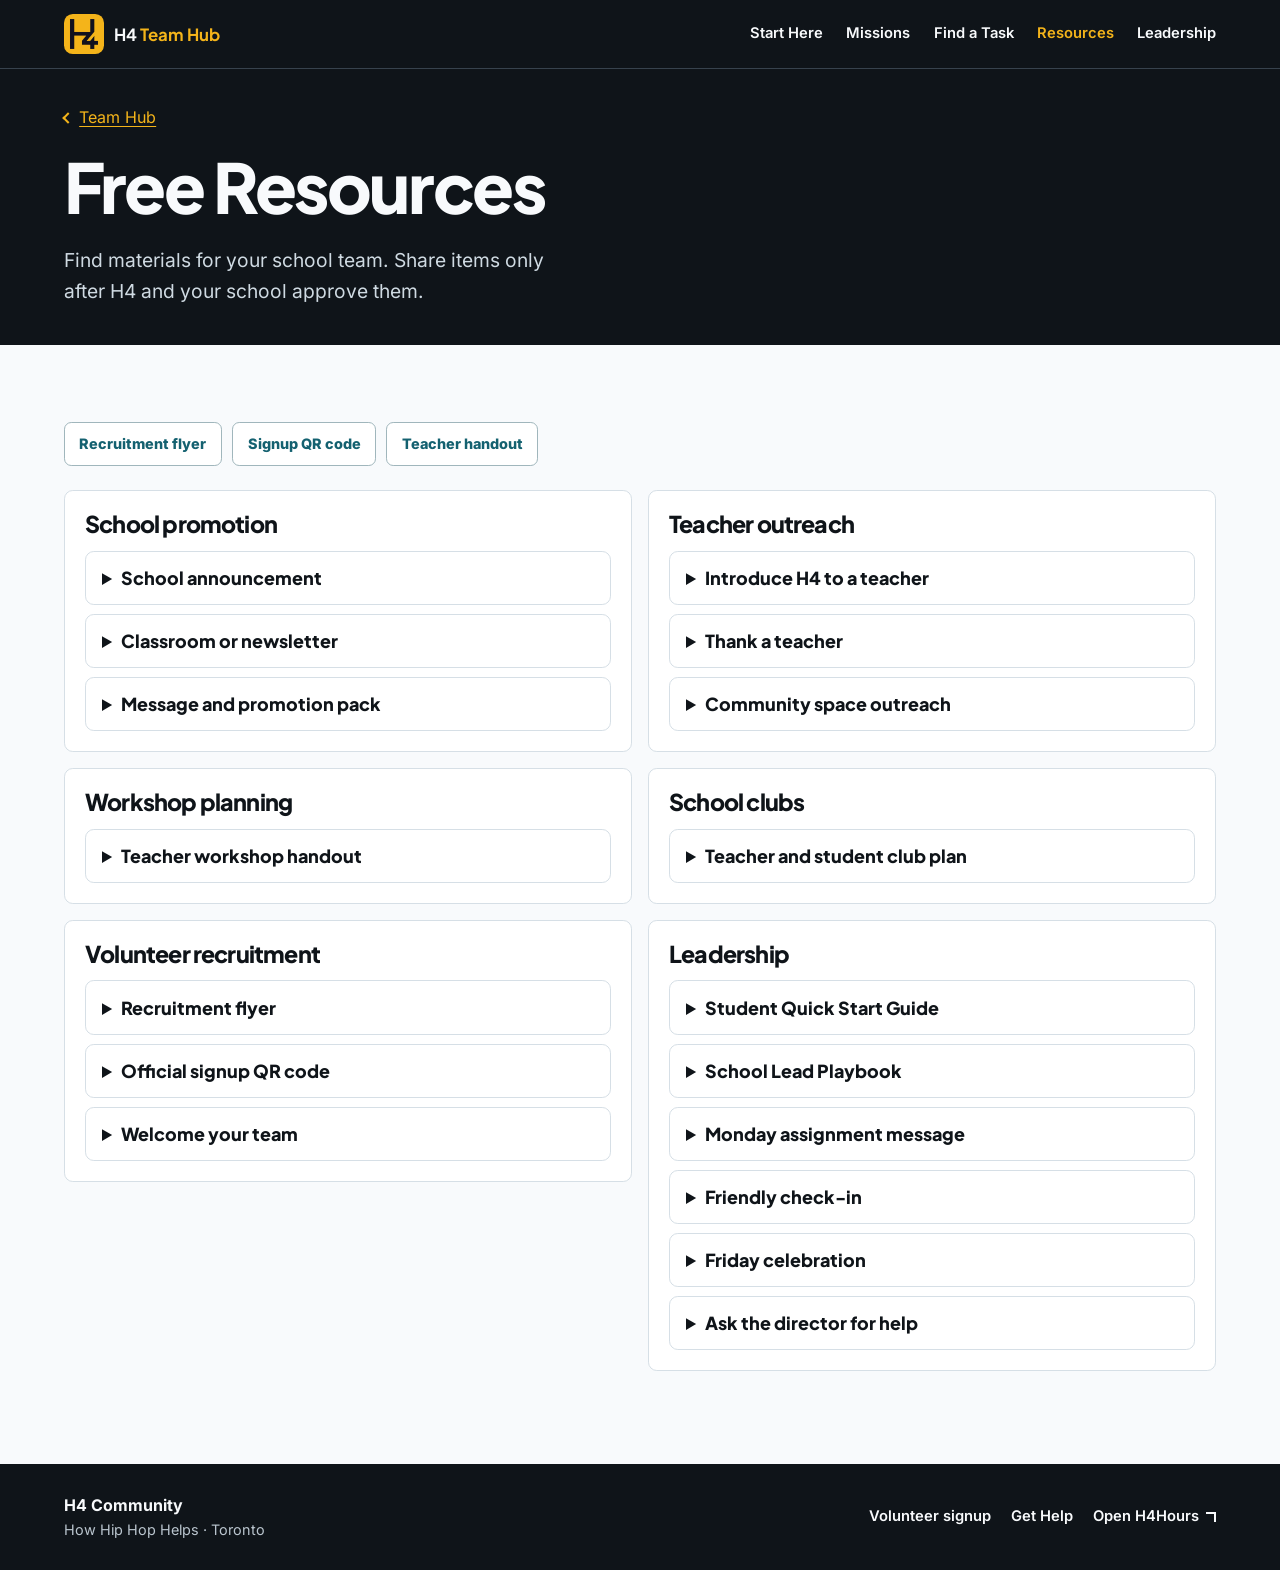
<file: h4team/resources/index.html>
<!doctype html>
<html lang="en">
<head>
  <meta charset="utf-8">
  <meta name="viewport" content="width=device-width, initial-scale=1">
  <meta name="description" content="Find materials for your school team. Share items only after H4 and your school approve them.">
  <title>Free Resources | H4 Team Hub</title>
  <link rel="icon" href="/favicon.ico">
  <link rel="stylesheet" href="/h4team/assets/hub.css">
  <script type="module" src="/h4team/assets/hub.js"></script>
</head>
<body data-page="resources">
  <a class="skip" href="#main">Skip to content</a>
  <header class="site-header">
    <div class="wrap header-inner">
      <a class="brand" href="/h4team/" aria-label="H4 Team Hub home">
        <img src="/h4team/assets/logo.webp" alt="" width="40" height="40">
        <span>H4 <strong>Team Hub</strong></span>
      </a>
      <nav class="desktop-nav" aria-label="Main navigation"><a href="/h4team/start/">Start Here</a>
<a href="/h4team/missions/">Missions</a>
<a href="/h4team/tasks/">Find a Task</a>
<a href="/h4team/resources/" aria-current="page">Resources</a>
<a href="/h4team/lead/">Leadership</a></nav>
      <details class="mobile-nav">
        <summary>Menu <span class="icon-menu" aria-hidden="true"></span></summary>
        <nav aria-label="Mobile navigation"><a href="/h4team/start/">Start Here</a>
<a href="/h4team/missions/">Missions</a>
<a href="/h4team/tasks/">Find a Task</a>
<a href="/h4team/resources/" aria-current="page">Resources</a>
<a href="/h4team/lead/">Leadership</a></nav>
      </details>
    </div>
  </header>
  <main id="main">
    <section class="page-head"><div class="wrap"><a class="return" href="/h4team/">Team Hub</a><h1>Free Resources</h1><p>Find materials for your school team. Share items only after H4 and your school approve them.</p></div></section>

    <div class="wrap section">
      <nav class="route-links resource-shortcuts" aria-label="Popular resources">
        <a class="button button-quiet" href="#flyer">Recruitment flyer</a>
        <a class="button button-quiet" href="#signup-qr">Signup QR code</a>
        <a class="button button-quiet" href="#teacher-workshop">Teacher handout</a>
      </nav>
      <div id="resource-list" class="resource-list" aria-busy="true"><p>Loading resources…</p></div>
      <noscript><p>Turn on JavaScript to view resources.</p></noscript>
    </div>

  </main>
  <footer class="site-footer">
    <div class="wrap footer-inner">
      <div><strong>H4 Community</strong><p>How Hip Hop Helps · Toronto</p></div>
      <nav aria-label="Footer navigation">
        <a href="/">Volunteer signup</a>
        <a href="/h4team/help/">Get Help</a>
        <a href="https://h4hours.org/">Open H4Hours <span class="icon-arrow" aria-hidden="true"></span></a>
      </nav>
    </div>
  </footer>
</body>
</html>
</file>
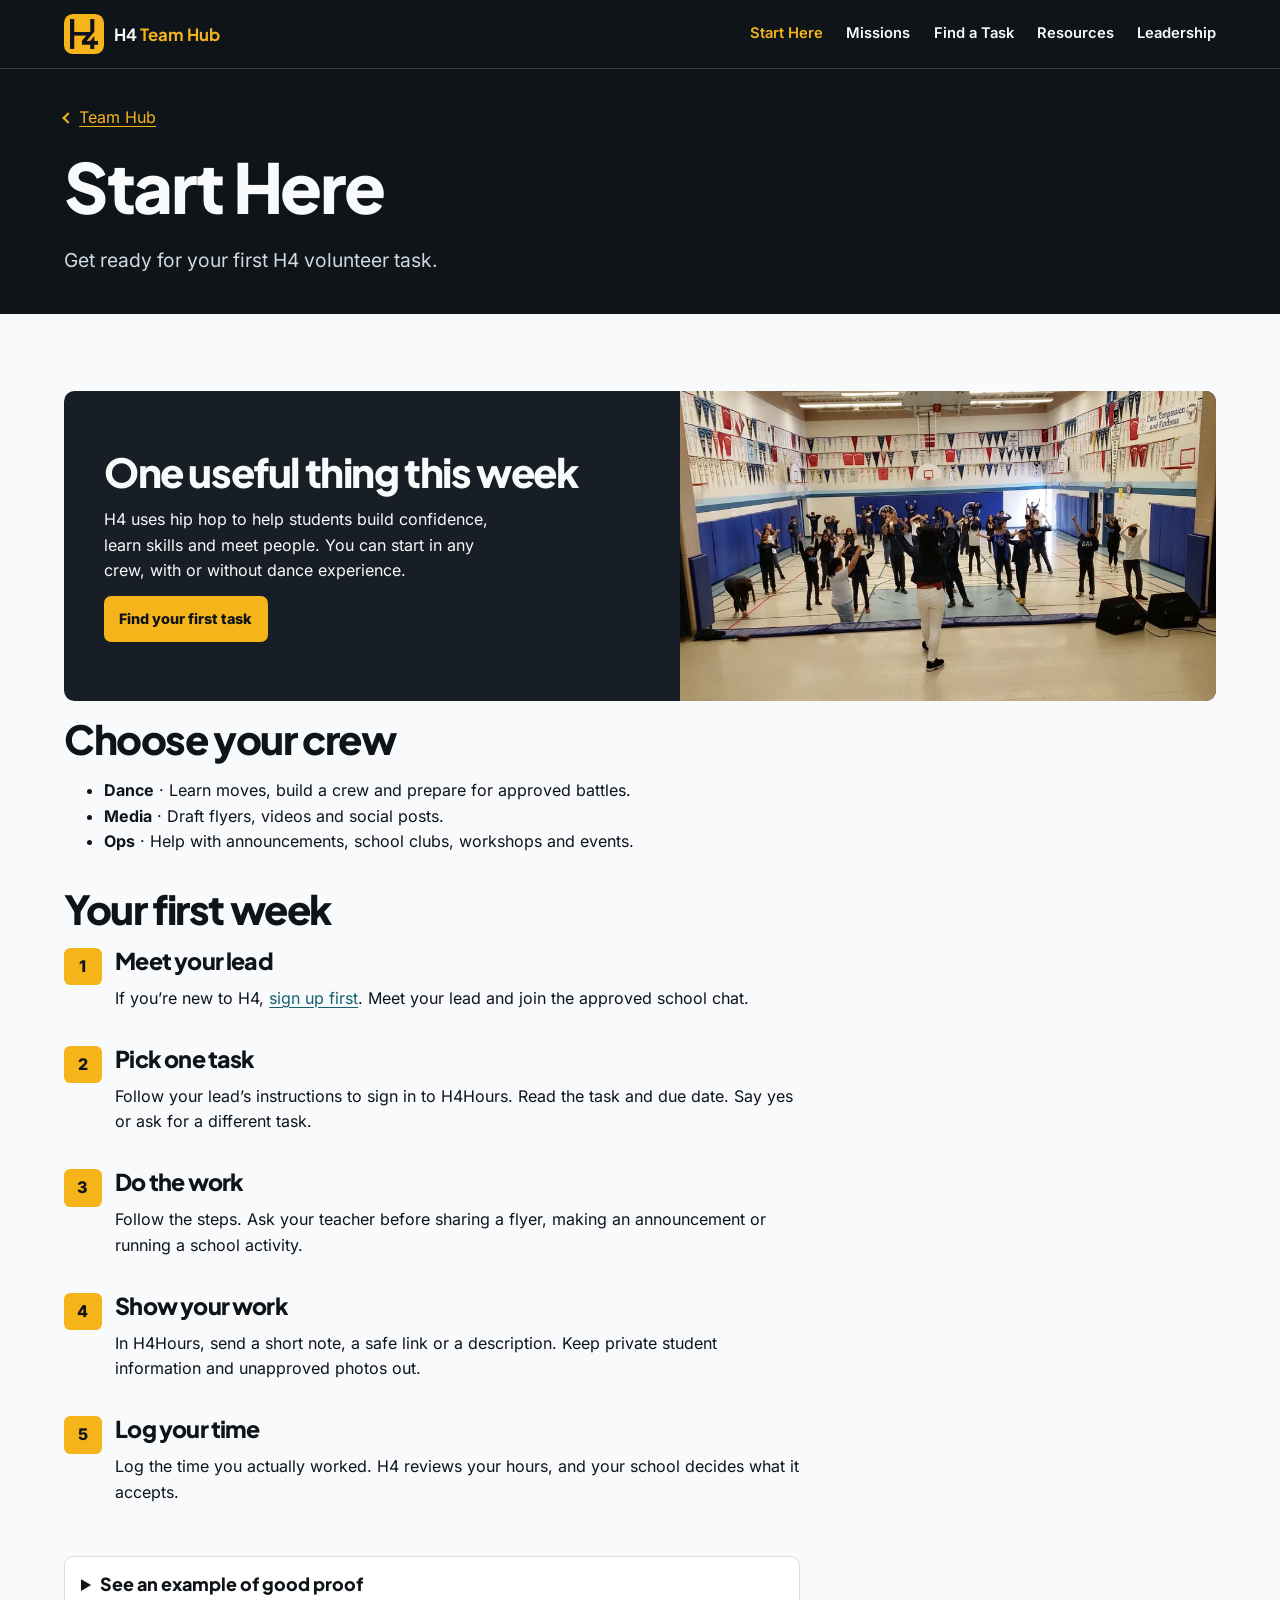
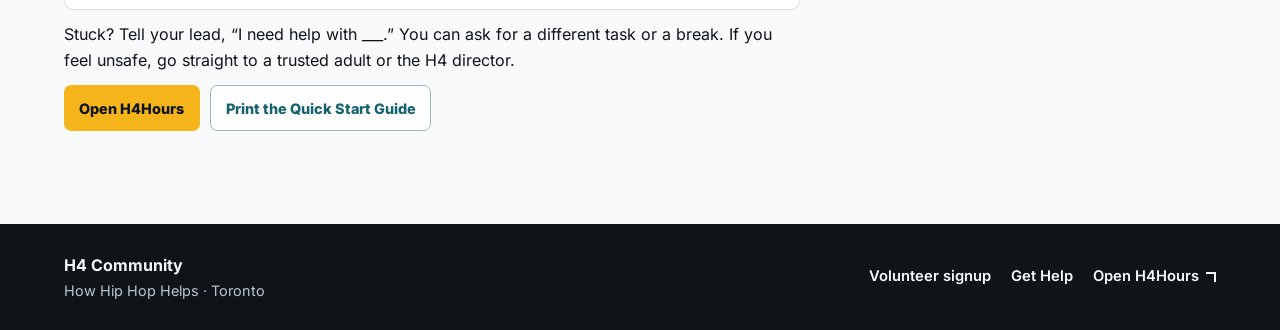
<file: h4team/start/index.html>
<!doctype html>
<html lang="en">
<head>
  <meta charset="utf-8">
  <meta name="viewport" content="width=device-width, initial-scale=1">
  <meta name="description" content="Get ready for your first H4 volunteer task.">
  <title>Start Here | H4 Team Hub</title>
  <link rel="icon" href="/favicon.ico">
  <link rel="stylesheet" href="/h4team/assets/hub.css">
  <script type="module" src="/h4team/assets/hub.js"></script>
</head>
<body data-page="start">
  <a class="skip" href="#main">Skip to content</a>
  <header class="site-header">
    <div class="wrap header-inner">
      <a class="brand" href="/h4team/" aria-label="H4 Team Hub home">
        <img src="/h4team/assets/logo.webp" alt="" width="40" height="40">
        <span>H4 <strong>Team Hub</strong></span>
      </a>
      <nav class="desktop-nav" aria-label="Main navigation"><a href="/h4team/start/" aria-current="page">Start Here</a>
<a href="/h4team/missions/">Missions</a>
<a href="/h4team/tasks/">Find a Task</a>
<a href="/h4team/resources/">Resources</a>
<a href="/h4team/lead/">Leadership</a></nav>
      <details class="mobile-nav">
        <summary>Menu <span class="icon-menu" aria-hidden="true"></span></summary>
        <nav aria-label="Mobile navigation"><a href="/h4team/start/" aria-current="page">Start Here</a>
<a href="/h4team/missions/">Missions</a>
<a href="/h4team/tasks/">Find a Task</a>
<a href="/h4team/resources/">Resources</a>
<a href="/h4team/lead/">Leadership</a></nav>
      </details>
    </div>
  </header>
  <main id="main">
    <section class="page-head"><div class="wrap"><a class="return" href="/h4team/">Team Hub</a><h1>Start Here</h1><p>Get ready for your first H4 volunteer task.</p></div></section>

    <div class="wrap section stack">
      <section class="feature-panel"><div><h2>One useful thing this week</h2><p>H4 uses hip hop to help students build confidence, learn skills and meet people. You can start in any crew, with or without dance experience.</p><a class="button" href="../tasks/">Find your first task</a></div><img src="../assets/workshop.webp" alt="Students practising together at an H4 school workshop" width="900" height="521" loading="lazy"></section>
      <div class="narrow">
        <h2>Choose your crew</h2>
        <ul><li><strong>Dance</strong> · Learn moves, build a crew and prepare for approved battles.</li><li><strong>Media</strong> · Draft flyers, videos and social posts.</li><li><strong>Ops</strong> · Help with announcements, school clubs, workshops and events.</li></ul>
        <h2>Your first week</h2>
        <ol class="steps">
          <li><h2>Meet your lead</h2><p>If you’re new to H4, <a href="/#apply">sign up first</a>. Meet your lead and join the approved school chat.</p></li>
          <li><h2>Pick one task</h2><p>Follow your lead’s instructions to sign in to H4Hours. Read the task and due date. Say yes or ask for a different task.</p></li>
          <li><h2>Do the work</h2><p>Follow the steps. Ask your teacher before sharing a flyer, making an announcement or running a school activity.</p></li>
          <li><h2>Show your work</h2><p>In H4Hours, send a short note, a safe link or a description. Keep private student information and unapproved photos out.</p></li>
          <li><h2>Log your time</h2><p>Log the time you actually worked. H4 reviews your hours, and your school decides what it accepts.</p></li>
        </ol>
        <details class="panel" id="proof-example"><summary>See an example of good proof</summary><div class="panel-body"><p><strong>Task:</strong> Ask about a morning announcement.</p><blockquote>I asked the office on Tuesday. They said a teacher must send the script. I will ask my sponsor next.</blockquote><p>A clear next step counts as useful work while you wait for approval.</p></div></details>
        <p>Stuck? Tell your lead, “I need help with ___.” You can ask for a different task or a break. If you feel unsafe, go straight to a trusted adult or the H4 director.</p>
        <div class="actions"><a class="button" href="https://h4hours.org/">Open H4Hours</a><a class="button button-quiet" href="../resources/#quick-start">Print the Quick Start Guide</a></div>
      </div>
    </div>
  </main>
  <footer class="site-footer">
    <div class="wrap footer-inner">
      <div><strong>H4 Community</strong><p>How Hip Hop Helps · Toronto</p></div>
      <nav aria-label="Footer navigation">
        <a href="/">Volunteer signup</a>
        <a href="/h4team/help/">Get Help</a>
        <a href="https://h4hours.org/">Open H4Hours <span class="icon-arrow" aria-hidden="true"></span></a>
      </nav>
    </div>
  </footer>
</body>
</html>
</file>
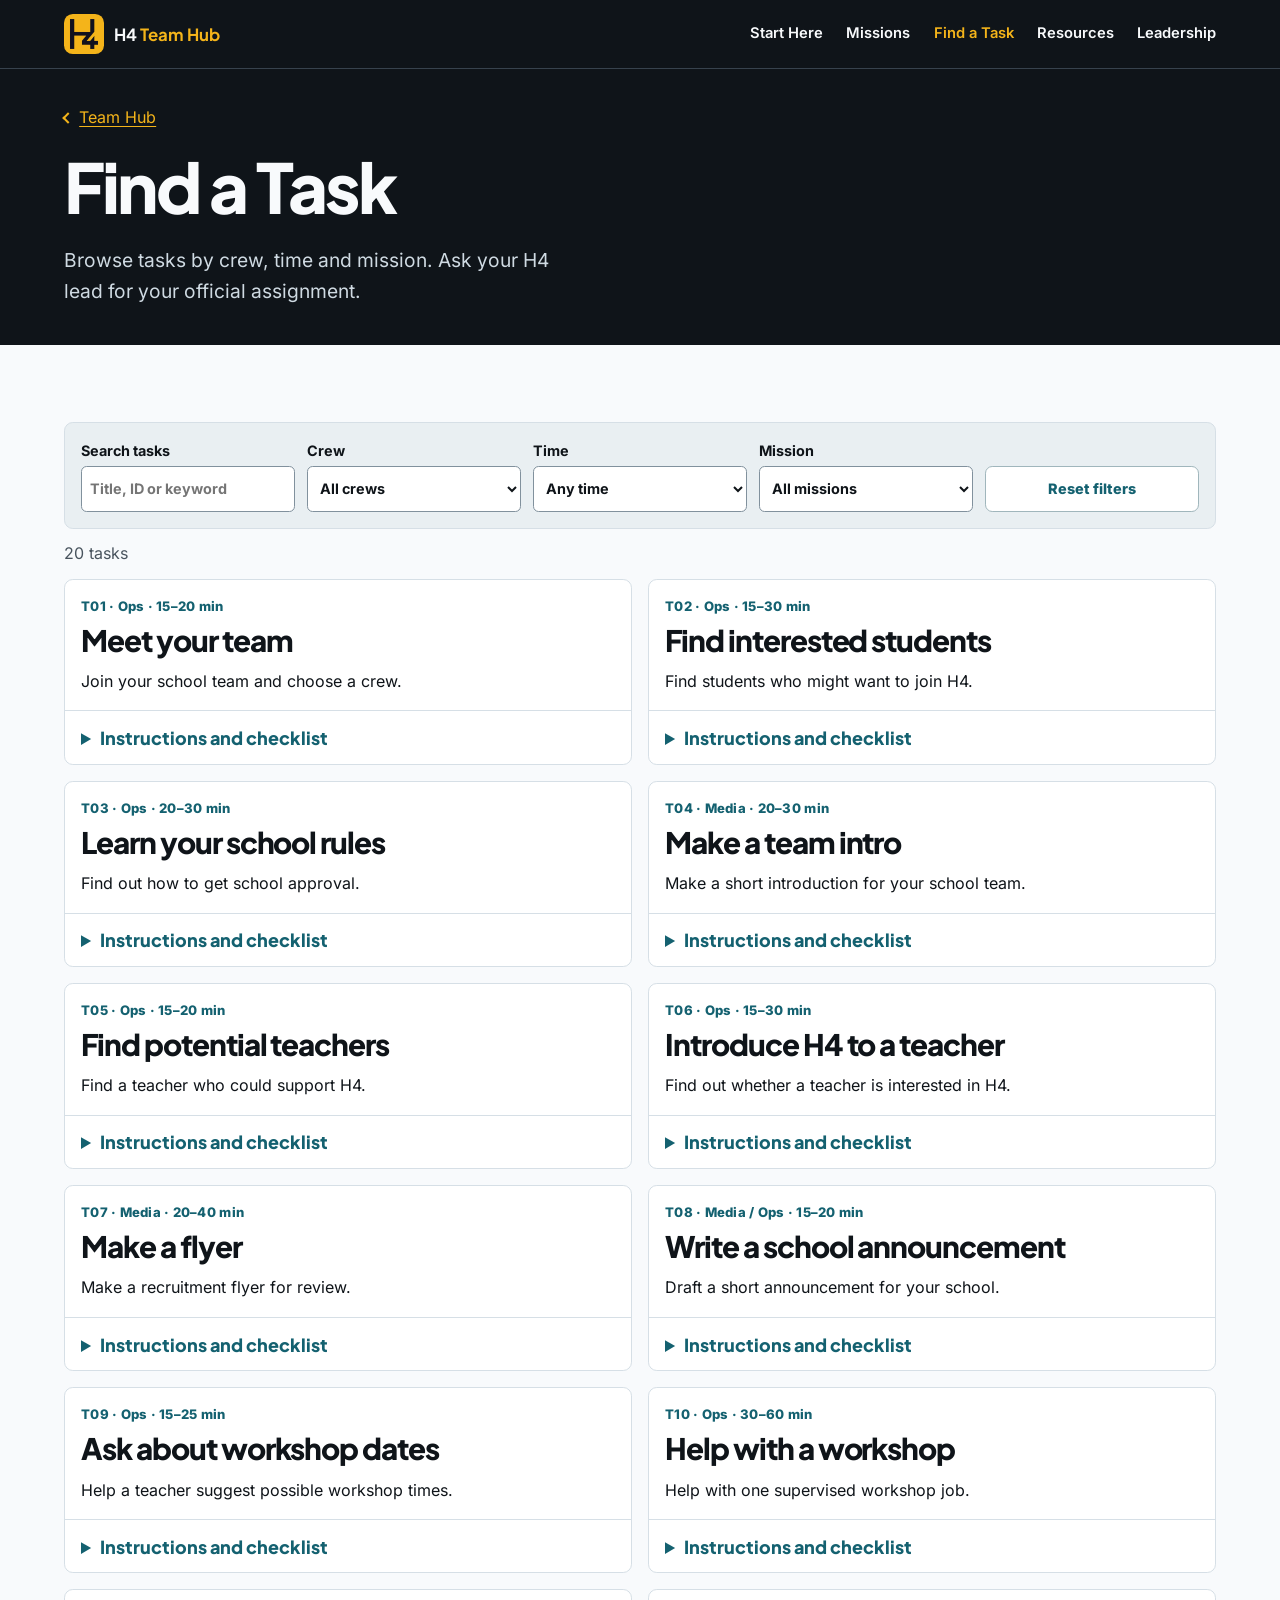
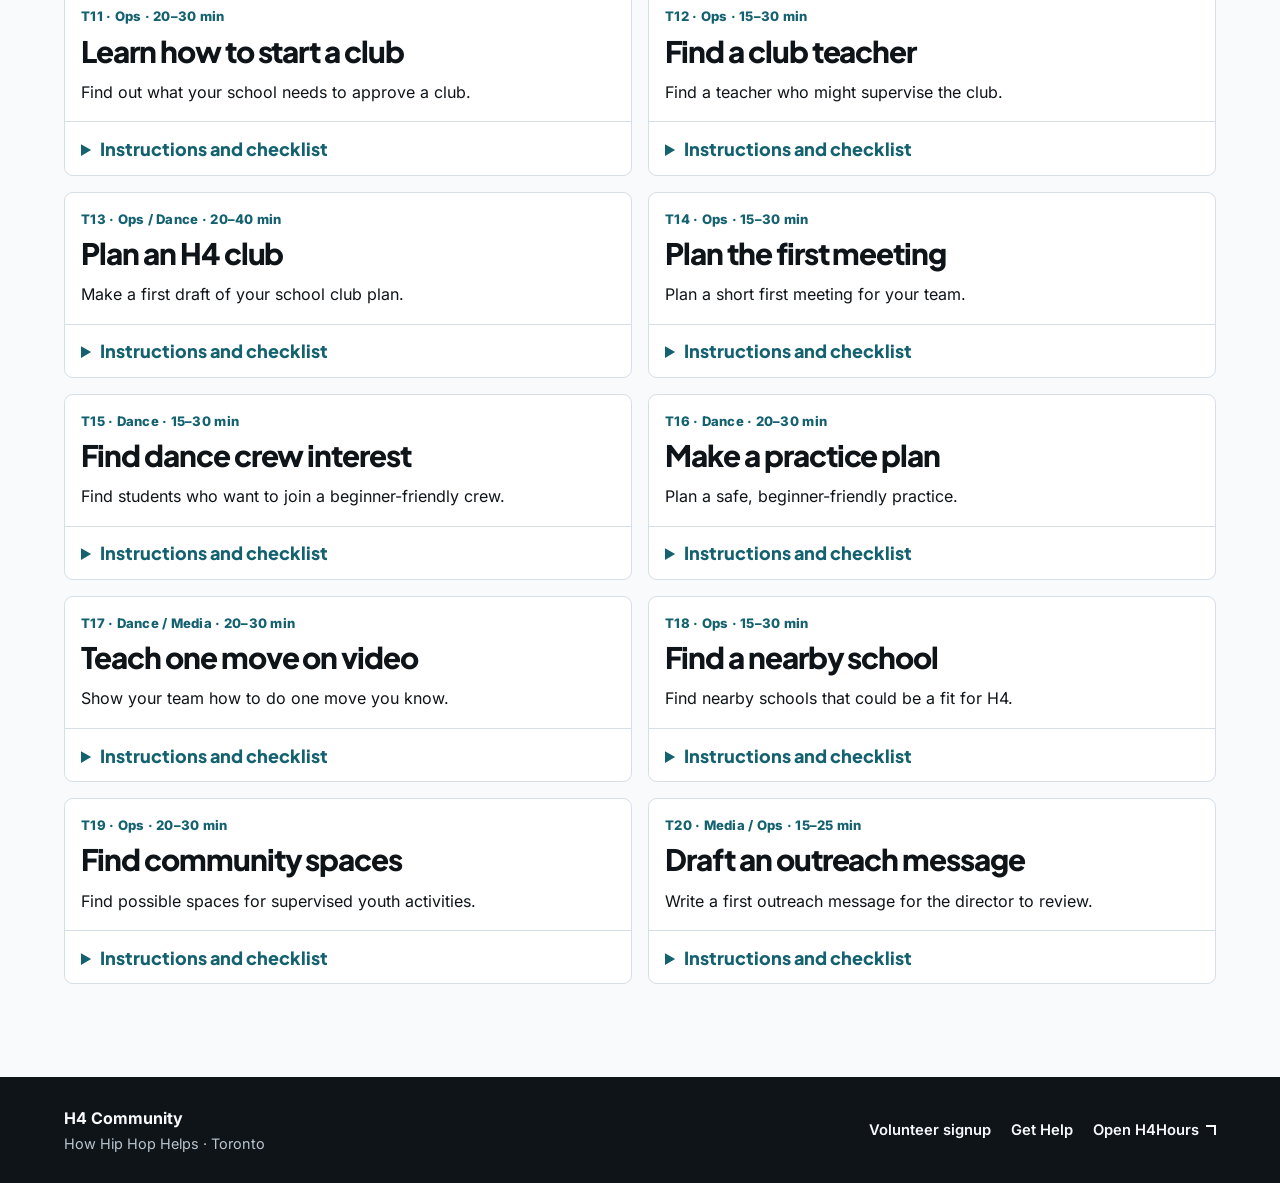
<file: h4team/tasks/index.html>
<!doctype html>
<html lang="en">
<head>
  <meta charset="utf-8">
  <meta name="viewport" content="width=device-width, initial-scale=1">
  <meta name="description" content="Browse tasks by crew, time and mission. Ask your H4 lead for your official assignment.">
  <title>Find a Task | H4 Team Hub</title>
  <link rel="icon" href="/favicon.ico">
  <link rel="stylesheet" href="/h4team/assets/hub.css">
  <script type="module" src="/h4team/assets/hub.js"></script>
</head>
<body data-page="tasks">
  <a class="skip" href="#main">Skip to content</a>
  <header class="site-header">
    <div class="wrap header-inner">
      <a class="brand" href="/h4team/" aria-label="H4 Team Hub home">
        <img src="/h4team/assets/logo.webp" alt="" width="40" height="40">
        <span>H4 <strong>Team Hub</strong></span>
      </a>
      <nav class="desktop-nav" aria-label="Main navigation"><a href="/h4team/start/">Start Here</a>
<a href="/h4team/missions/">Missions</a>
<a href="/h4team/tasks/" aria-current="page">Find a Task</a>
<a href="/h4team/resources/">Resources</a>
<a href="/h4team/lead/">Leadership</a></nav>
      <details class="mobile-nav">
        <summary>Menu <span class="icon-menu" aria-hidden="true"></span></summary>
        <nav aria-label="Mobile navigation"><a href="/h4team/start/">Start Here</a>
<a href="/h4team/missions/">Missions</a>
<a href="/h4team/tasks/" aria-current="page">Find a Task</a>
<a href="/h4team/resources/">Resources</a>
<a href="/h4team/lead/">Leadership</a></nav>
      </details>
    </div>
  </header>
  <main id="main">
    <section class="page-head"><div class="wrap"><a class="return" href="/h4team/">Team Hub</a><h1>Find a Task</h1><p>Browse tasks by crew, time and mission. Ask your H4 lead for your official assignment.</p></div></section>

    <div class="wrap section">
      <form id="task-filters" class="filters" role="search">
        <label>Search tasks <input id="task-search" type="search" name="search" placeholder="Title, ID or keyword"></label>
        <label>Crew <select name="crew"><option value="">All crews</option><option>Dance</option><option>Media</option><option>Ops</option></select></label>
        <label>Time <select name="time"><option value="">Any time</option><option value="short">Up to 30 min</option><option value="medium">31–60 min</option></select></label>
        <label>Mission <select name="mission"><option value="">All missions</option></select></label>
        <button class="button button-quiet" type="reset">Reset filters</button>
      </form>
      <p id="task-count" class="status" role="status"></p>
      <div id="task-list" class="task-list" aria-busy="true"><p>Loading tasks…</p></div>
      <noscript><p>Turn on JavaScript to view and filter tasks.</p></noscript>
    </div>

  </main>
  <footer class="site-footer">
    <div class="wrap footer-inner">
      <div><strong>H4 Community</strong><p>How Hip Hop Helps · Toronto</p></div>
      <nav aria-label="Footer navigation">
        <a href="/">Volunteer signup</a>
        <a href="/h4team/help/">Get Help</a>
        <a href="https://h4hours.org/">Open H4Hours <span class="icon-arrow" aria-hidden="true"></span></a>
      </nav>
    </div>
  </footer>
</body>
</html>
</file>
<file: h4team/assets/hub.css>
@font-face {
  font-family: Inter;
  src: url("inter.woff2") format("woff2");
  font-style: normal;
  font-weight: 100 900;
  font-display: swap;
}
@font-face {
  font-family: "Plus Jakarta Sans";
  src: url("plus-jakarta-sans.woff2") format("woff2");
  font-style: normal;
  font-weight: 200 800;
  font-display: swap;
}


:root {
  color-scheme: light;
  --ink: #0f1419;
  --charcoal: #171e26;
  --gold: #f4b41a;
  --teal: #146170;
  --paper: #f8fafc;
  --muted: #49545e;
  --line: #d6dfe6;
  --heading: "Plus Jakarta Sans", system-ui, sans-serif;
  font: 100%/1.6 Inter, system-ui, sans-serif;
  color: var(--ink);
  background: var(--paper);
}

*, *::before, *::after { box-sizing: border-box; }
body { margin: 0; }
img { display: block; max-width: 100%; height: auto; }
a { color: var(--teal); text-underline-offset: .18em; }
button, input, select, textarea { font: inherit; }
button, summary { cursor: pointer; }
:focus-visible { outline: 3px solid #267689; outline-offset: 4px; }
.site-header :focus-visible, .site-footer :focus-visible, .home-hero :focus-visible, .page-head :focus-visible { outline-color: var(--gold); }
[id] { scroll-margin-top: 1.25rem; }
h1, h2, h3 { font-family: var(--heading); line-height: 1.12; font-weight: 800; margin: 0; letter-spacing: -.035em; }
h2 { font-size: clamp(1.65rem, 4vw, 2.5rem); }
h3 { font-size: 1.25rem; }
p { margin: .75em 0; }
.wrap { width: min(100% - 2rem, 72rem); margin-inline: auto; }
.narrow { max-width: 46rem; }
.section { padding-block: clamp(2.2rem, 6vw, 5rem); }
.narrow > h2:not(:first-child) { margin-top: 2rem; }
.panel-body a, .guide a { overflow-wrap: anywhere; }
.skip { position: absolute; left: 1rem; top: .5rem; z-index: 5; transform: translateY(-200%); background: var(--gold); color: var(--ink); padding: .65rem 1rem; }
.skip:focus { transform: none; }

.site-header, .site-footer { color: var(--paper); background: var(--ink); }
.site-header { border-bottom: 1px solid #37424d; }
.header-inner, .footer-inner { display: flex; flex-wrap: wrap; justify-content: space-between; align-items: center; gap: 1rem; }
.header-inner { min-height: 4.25rem; position: relative; }
.brand { display: inline-flex; align-items: center; gap: .65rem; font: 700 1.05rem var(--heading); color: var(--paper); text-decoration: none; }
.brand img { width: 40px; height: 40px; padding: .25rem; background: var(--gold); border-radius: .55rem; }
.brand strong { color: var(--gold); }
.desktop-nav { display: none; }
.site-header nav a, .site-footer nav a { display: inline-flex; align-items: center; min-height: 44px; color: var(--paper); font-size: .92rem; font-weight: 600; text-decoration: none; }
.site-header nav a:hover, .site-header nav [aria-current], .site-footer nav a:hover { color: var(--gold); }
.mobile-nav summary { list-style: none; min-height: 44px; display: flex; align-items: center; gap: .55rem; padding: 0 .75rem; border: 1px solid #59626a; border-radius: .45rem; font-size: .9rem; font-weight: 700; }
.mobile-nav summary::-webkit-details-marker { display: none; }
.mobile-nav nav { position: absolute; z-index: 3; left: 0; right: 0; top: calc(100% - .15rem); padding: .5rem; border: 1px solid #59626a; border-radius: .5rem; background: var(--charcoal); box-shadow: 0 .8rem 1.5rem #0f141932; }
.mobile-nav nav a { display: flex; padding-inline: .8rem; border-radius: .25rem; }
.mobile-nav nav a:hover { background: var(--ink); }
.site-footer { padding-block: 1.8rem; margin-top: 1rem; }
.site-footer p { margin: 0; font-size: .9rem; color: #bac5ce; }
.site-footer nav { display: flex; flex-wrap: wrap; gap: 0 1.25rem; }

.home-hero, .page-head { background: var(--ink); color: var(--paper); }
.hero-grid { display: grid; gap: 1.75rem; align-items: center; padding-block: clamp(2.3rem, 6vw, 5rem); }
.hero-copy h1 { font-size: clamp(2.55rem, 8vw, 5.65rem); line-height: .99; letter-spacing: -.06em; word-spacing: .025em; }
.hero-copy em { color: var(--gold); font-style: normal; }
.hero-copy > p:not(.eyebrow), .page-head p { color: #cfdae2; max-width: 43ch; font-size: clamp(1rem, 2.3vw, 1.2rem); margin-block: 1.25rem 1.5rem; }
.eyebrow { color: var(--gold); text-transform: uppercase; font-size: .77rem; font-weight: 800; letter-spacing: .16em; margin: 0 0 1rem; }
.hero-photo { margin: 0; position: relative; border: 1px solid #52616a; padding: .45rem; }
.hero-photo::before, .hero-photo::after { content: ""; position: absolute; width: 2.25rem; height: 2.25rem; border: solid var(--gold); pointer-events: none; }
.hero-photo::before { top: -.18rem; left: -.18rem; border-width: 3px 0 0 3px; }
.hero-photo::after { bottom: -.18rem; right: -.18rem; border-width: 0 3px 3px 0; }
.hero-photo img { width: 100%; }
.actions { display: flex; flex-wrap: wrap; align-items: center; gap: .65rem; }
.button { display: inline-flex; align-items: center; justify-content: center; gap: .55rem; min-height: 46px; border: 1px solid transparent; padding: .6rem .9rem; border-radius: .45rem; background: var(--gold); color: var(--ink); font-weight: 800; font-size: .9rem; text-decoration: none; }
.button:hover { background: #ffd16a; }
.button-outline { color: var(--paper); background: transparent; border-color: #82909b; }
.button-outline:hover { color: var(--ink); }
.button-quiet { color: var(--teal); background: #fff; border-color: #a0b6bc; }
.button-quiet:hover { background: #e5eff0; }

.destinations { display: grid; gap: .75rem; margin-top: 1.3rem; }
.destination { display: grid; grid-template-columns: auto 1fr auto; column-gap: .8rem; align-items: center; position: relative; min-width: 0; padding: 1rem; background: #fff; border: 1px solid var(--line); border-radius: .55rem; text-decoration: none; color: var(--ink); transition: border-color .15s, box-shadow .15s; }
.destination:hover { border-color: var(--teal); box-shadow: 0 .4rem 1rem #0f141915; }
.destination h3 { grid-column: 2; }
.destination p { grid-column: 2; color: var(--muted); font-size: .9rem; margin: .3rem 0 0; }
.destination > .icon-arrow { grid-column: 3; grid-row: 1; color: var(--teal); }
.tile-icon { grid-row: span 2; display: grid; place-items: center; width: 2.45rem; height: 2.45rem; border-radius: .35rem; background: #e6f1f2; color: var(--teal); }
.tile-icon svg { width: 1.35rem; height: 1.35rem; }
.starter { display: grid; padding-block: 0; margin-bottom: 3rem; background: var(--teal); color: #fff; border-radius: .65rem; overflow: hidden; }
.starter-photo img { width: 100%; }
.starter-copy { padding: clamp(1.3rem, 4vw, 3rem); align-self: center; }
.starter-copy p:not(.eyebrow) { margin: 1rem 0; }
.page-head .wrap { padding-block: 1.7rem 2.4rem; }
.page-head h1 { font-size: clamp(2.25rem, 7vw, 4.3rem); margin-top: .5rem; }
.page-head p { margin-bottom: 0; }
.return { display: inline-flex; gap: .45rem; min-height: 44px; align-items: center; color: var(--gold); }
.return::before { content: ""; width: .5rem; height: .5rem; border: solid currentColor; border-width: 0 0 2px 2px; transform: rotate(45deg); }
.notice { background: #fff6dd; border-left: .25rem solid #a76b00; border-radius: .25rem; padding: .85rem 1rem; margin: 0 0 1.25rem; }
.steps { padding: 0; list-style: none; counter-reset: step; }
.steps li { counter-increment: step; position: relative; padding: 0 0 1.4rem 3.2rem; }
.steps li::before { content: counter(step); position: absolute; top: 0; left: 0; display: grid; place-items: center; background: var(--gold); color: var(--ink); font-weight: 800; width: 2.35rem; height: 2.35rem; border-radius: .4rem; }
.steps h2 { font-size: 1.45rem; }
.stack, .mission-list, .task-list, .resource-list { display: grid; gap: 1rem; }
.panel { background: #fff; border: 1px solid var(--line); border-radius: .55rem; min-width: 0; }
.panel summary { padding: .85rem 1rem; min-height: 48px; font: 800 1.12rem/1.4 var(--heading); }
.panel-body { border-top: 1px solid var(--line); padding: .8rem 1rem 1rem; }
.panel-body h3 { margin-top: 1.2rem; }
.panel-body blockquote { background: #eef4f5; border-left: 3px solid var(--teal); padding: .8rem; margin: 1rem 0; }
.guide { padding: 1.25rem; }
.guide img { border-radius: .35rem; margin-bottom: 1rem; }
.guide li, .panel-body li { margin-bottom: .55rem; }
.task-list { align-items: start; }
.status { min-height: 1.6rem; color: var(--muted); }
.filters { display: grid; grid-template-columns: repeat(auto-fit, minmax(min(100%, 12rem), 1fr)); gap: .75rem; align-items: end; background: #e9eff2; border: 1px solid var(--line); padding: 1rem; border-radius: .55rem; }
.filters label { display: grid; gap: .25rem; font-size: .9rem; font-weight: 700; }
.filters input, .filters select, textarea { width: 100%; min-height: 46px; border: 1px solid #81919d; border-radius: .35rem; background: #fff; color: var(--ink); padding: .5rem; }
.task-card > header { padding: 1rem; }
.task-card header p { margin-bottom: 0; }
.task-card details { border-top: 1px solid var(--line); }
.task-card fieldset { border: 0; margin: 1rem 0; padding: 0; }
.task-card legend { font-weight: 800; }
.task-card label { display: flex; align-items: center; gap: .75rem; min-height: 44px; }
.task-card input[type="checkbox"] { flex: 0 0 auto; width: 1.25rem; height: 1.25rem; accent-color: var(--teal); }
.meta { color: var(--teal); font-size: .82rem; font-weight: 800; letter-spacing: .02em; }
dialog { width: min(33rem, 100% - 2rem); border: 1px solid var(--line); border-radius: .6rem; padding: 1.2rem; }
dialog::backdrop { background: #0f1419bf; }
dialog textarea { min-height: 9rem; resize: vertical; }
.copy-status { position: fixed; right: 1rem; bottom: 1rem; max-width: calc(100vw - 2rem); z-index: 4; padding: .6rem .9rem; background: var(--ink); color: #fff; border-radius: .35rem; }
.copy-status:empty { padding: 0; }

@media (min-width: 42rem) {
  .wrap { width: min(100% - 3rem, 72rem); }
  .destinations, .resource-list, .task-list { grid-template-columns: repeat(2, minmax(0, 1fr)); }
  .starter { grid-template-columns: 1fr 1fr; }
  .starter-photo { align-self: center; padding: .65rem; }
}
@media (min-width: 52rem) {
  .desktop-nav { display: flex; gap: 1.45rem; }
  .mobile-nav { display: none; }
  .hero-grid { grid-template-columns: 1fr 1.08fr; gap: 2.35rem; }
  .destinations { grid-template-columns: repeat(3, minmax(0, 1fr)); }
}
@media (prefers-reduced-motion: reduce) {
  *, *::before, *::after { scroll-behavior: auto !important; transition: none !important; }
}

.starter-copy .eyebrow { color: var(--paper); }

.icon-arrow { display: inline-block; flex: none; width: .65rem; height: .65rem; border: solid currentColor; border-width: 2px 2px 0 0; }
.icon-menu { display: inline-block; width: .9rem; height: .65rem; border: solid currentColor; border-width: 2px 0; position: relative; }
.icon-menu::before { content: ""; position: absolute; top: calc(50% - 1px); width: 100%; border-top: 2px solid; }
.site-footer nav a { gap: .4rem; }

.summary-note { display: block; margin: .25rem 0 0 1.05rem; color: var(--muted); font: 500 .9rem/1.5 Inter, system-ui, sans-serif; }
.task-card h2 { font-size: clamp(1.35rem, 3vw, 1.85rem); }
.task-card .meta { margin: 0 0 .45rem; }
.task-card details > summary { color: var(--teal); }
.task-card details[open] { background: #fbfcfd; }
.mission-list details[open], .resource-list details[open] { border-color: #8daeb4; }
.resource-list { align-items: start; }
.resource-list .guide > h2 { font-size: 1.45rem; margin-bottom: .85rem; }
.resource-list .guide > details + details { margin-top: .55rem; }
.resource-list .panel-body > .button { margin: .25rem .35rem .25rem 0; }
.resource-list blockquote, .copy-lines { white-space: pre-line; }
.resource-preview { max-height: 23rem; width: auto; }
.feature-panel { display: grid; overflow: hidden; background: var(--charcoal); color: var(--paper); border-radius: .65rem; }
.feature-panel > div { padding: clamp(1.25rem, 4vw, 2.5rem); align-self: center; }
.feature-panel img { width: 100%; height: 100%; object-fit: cover; }
.feature-panel .button + a { color: var(--paper); }
.feature-panel :focus-visible { outline-color: var(--gold); }
.feature-panel p { max-width: 40ch; }
.route-links { display: flex; flex-wrap: wrap; gap: .65rem; margin-block: 1rem; }
.route-links a { display: inline-flex; align-items: center; min-height: 44px; }
.guide h2 { margin-bottom: .7rem; }
@media (min-width: 42rem) {
  .feature-panel { grid-template-columns: 1.15fr 1fr; }
}

.section-intro { max-width: 52ch; margin: 0 0 1.5rem; }
.guide-photo { margin: 0; }
.guide-photo img { border-radius: .55rem; }
.task-card:target, .mission-list > :target, .resource-list details:target { border-color: var(--teal); box-shadow: 0 0 0 2px #14617026; }
.resource-shortcuts { margin: 0 0 1.5rem; }
@media (max-width: 41.99rem) {
  .filters { grid-template-columns: repeat(2, minmax(0, 1fr)); }
  .filters label { min-width: 0; }
  .filters label:first-child, .filters label:nth-child(4) { grid-column: 1 / -1; }
  .filters button { grid-column: 2; justify-self: end; }
}
</file>
